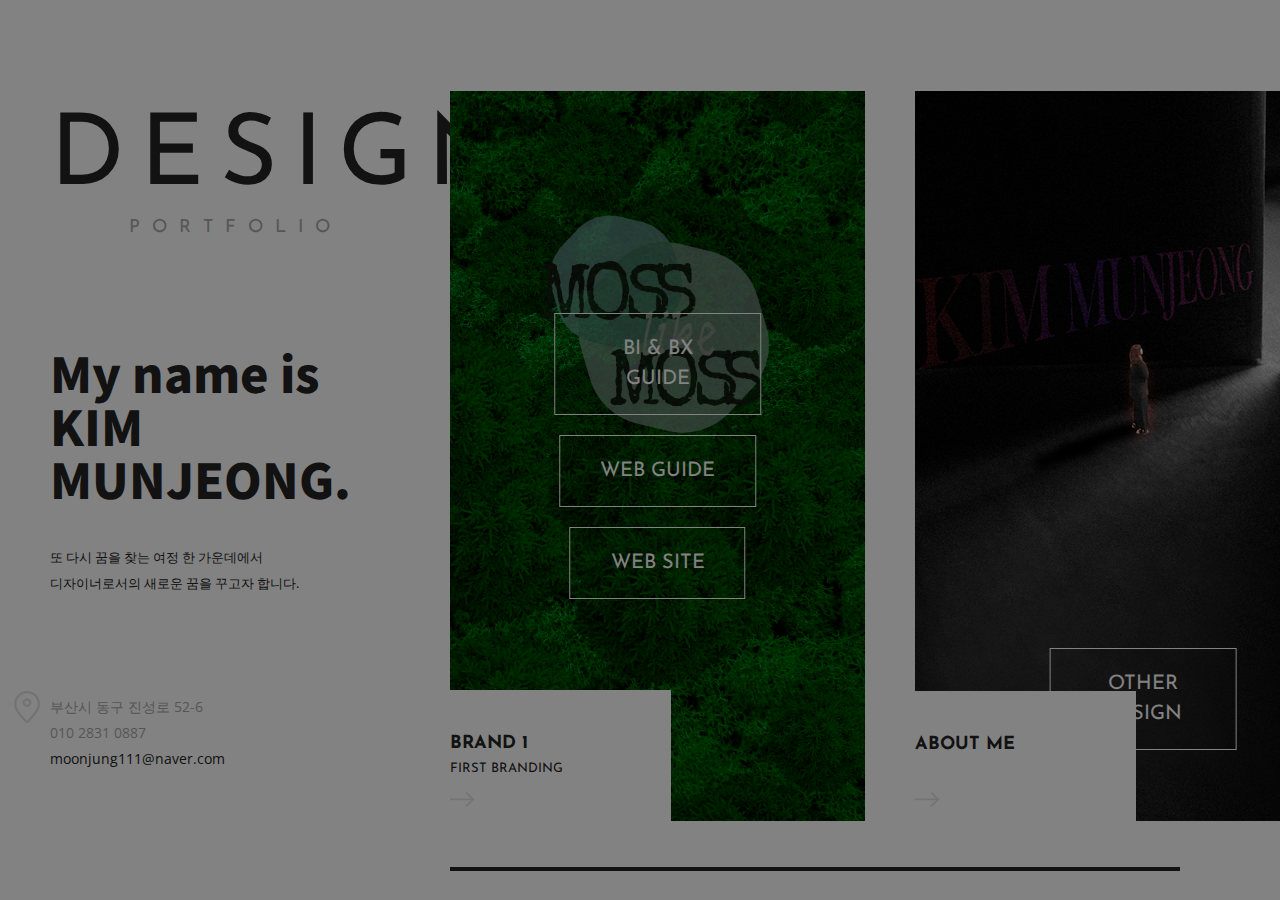
<file: index.html>
<!DOCTYPE html>
<html lang="zxx">
<head>
	<title>PORTFOLIO</title>
	<meta charset="UTF-8">
	<meta name="description" content="Nissa Photography studio html template">
	<meta name="keywords" content="industry, html">
	<meta name="viewport" content="width=device-width, initial-scale=1.0">
	
	<!-- Favicon -->
	<link href="img/favicon.jpg" rel="shortcut icon"/>

	<!-- Google font -->
	<link href="https://fonts.googleapis.com/css?family=Open+Sans:300,300i,400,400i,600,600i,700,700i&display=swap" rel="stylesheet">
	<link href="https://fonts.googleapis.com/css2?family=Josefin+Sans:ital,wght@0,100;0,200;0,300;0,400;0,500;0,600;0,700;1,100;1,200;1,300;1,400;1,500;1,600;1,700&display=swap" rel="stylesheet">
	<link href="https://fonts.googleapis.com/css2?family=Noto+Sans+KR:wght@100;300;400;500;700;900&display=swap" rel="stylesheet">

	<!-- Stylesheets -->
	<link rel="stylesheet" href="css/bootstrap.min.css"/>
	<link rel="stylesheet" href="css/icomoon.css"/>
	<link rel="stylesheet" href="css/font-awesome.min.css"/>
	<link rel="stylesheet" href="css/magnific-popup.css"/>
	<link rel="stylesheet" href="css/owl.carousel.min.css"/>

	<!-- Main Stylesheets -->
	<link rel="stylesheet" href="css/style.css"/>


	<!--[if lt IE 9]>
		<script src="https://oss.maxcdn.com/html5shiv/3.7.2/html5shiv.min.js"></script>
		<script src="https://oss.maxcdn.com/respond/1.4.2/respond.min.js"></script>
	<![endif]-->

</head>
<body>
	<!-- Page Preloder -->
	<div id="preloder">
		<div class="loader"></div>
	</div>

	<!-- Main section start -->
	<div class="main-site-warp">
		<div class="site-content-warp">
			<!-- Left Side section -->
			<div class="main-sidebar">
				<div class="mb-warp">
					<a href="index.html" class="site-logo">
						<h2>DESIGN</h2>
						<p>PORTFOLIO</p>
					</a>
					<div class="about-info">
						<h2>My name is KIM MUNJEONG.</h2>
						<p>또 다시 꿈을 찾는 여정 한 가운데에서<br>
						디자이너로서의 새로운 꿈을 꾸고자 합니다.</p>
					</div>
					<ul class="contact-info">
						<li>부산시 동구 진성로 52-6</li>
						<li>010 2831 0887</li>
						<li><a href="mailto:moonjung111@naver.com">moonjung111@naver.com</a></li>
					</ul>
					<!-- <a href="about.html" class="site-btn">About Me <img src="img/arrow-right.png" alt=""></a> -->
				</div>
			</div>
			<!-- Left Side section end -->
			<!-- Page start -->
			<div class="page-section">
				<div class="hero-section">
					<div class="hero-scroll">
						<div class="hero-track">
							<div class="hs-item set-bg" data-setbg="img/hero/1.jpg">
								<div class="hs-info">
									<a href="https://munjeong7.github.io/mosslikemoss/" target="_blank">
									<h5>BRAND 1</h5>
									<p>FIRST BRANDING</p></a>
									<a href="https://munjeong7.github.io/mosslikemoss/" target="_blank"><img src="img/arrow-right.png" alt="화살표"><img src="img/arrow-righ-4.png" alt="화살표"></a>
								</div>
								<div class="brand-btn">
									<ul>
										<li><a href="bibx.html" target="_blank">BI &amp; BX GUIDE</a></li>
										<li><a href="web.html" target="_blank">WEB GUIDE</a></li>
										<li><a href="https://munjeong7.github.io/mosslikemoss/" target="_blank">WEB SITE</a></li>
									</ul>
								</div>
							</div>
							<div class="hs-item set-bg" data-setbg="img/hero/2.jpg">
								<div class="hs-info2">
									<a href="about.html">
									<h5>ABOUT ME</h5></a>
									<a href="about.html"><img src="img/arrow-right.png" alt="화살표"><img src="img/arrow-righ-3.png" alt="화살표"></a>
								</div>
								<div class="brand-btn2">
									<ul>
										<li>
											<a href="other.html" target="_blank">OTHER DESIGN</a>
										</li>
									</ul>
								</div>
							</div>
						</div>
					</div>
				</div>
			</div>
			<!-- Page end -->
			
		<!-- </div>
		<div class="copyright"><p> -->
		<!-- Link back to Colorlib can't be removed. Template is licensed under CC BY 3.0. -->
  <!-- Copyright &copy;<script>document.write(new Date().getFullYear());</script> All rights reserved.  -->
  <!-- Link back to Colorlib can't be removed. Template is licensed under CC BY 3.0. -->
<!-- </p></div>  -->
  <!-- | This template is made with <i class="fa fa-heart" aria-hidden="true"></i> by <a href="https://colorlib.com" target="_blank">Colorlib</a> -->
	</div>
	<!-- Main section end -->
	
	<!-- Popup -->
	<section id="popup">
		<div class="popup1">
			<i class="icon-cross2"></i>
			<iframe width="900" height="506" src="https://www.youtube.com/embed/YHDdFMHdiuY" title="YouTube video player" frameborder="0" allow="accelerometer; autoplay; clipboard-write; encrypted-media; gyroscope; picture-in-picture" allowfullscreen></iframe>
		</div>
		
		<div class="popup2">
			<i class="icon-cross2"></i>
			<iframe width="900" height="506" src="https://www.youtube.com/embed/YHDdFMHdiuY" title="YouTube video player" frameborder="0" allow="accelerometer; autoplay; clipboard-write; encrypted-media; gyroscope; picture-in-picture" allowfullscreen></iframe>
		</div>
	</section>
	
	<!--====== Javascripts & Jquery ======-->
	<script src="js/jquery-3.2.1.min.js"></script>
	<script src="js/bootstrap.min.js"></script>
	<script src="js/owl.carousel.min.js"></script>
	<script src="js/jquery.nicescroll.min.js"></script>
	<script src="js/circle-progress.min.js"></script>
	<script src="js/jquery.magnific-popup.min.js"></script>
	<script src="js/popup.js"></script>
	<script src="js/main.js"></script>

	</body>
</html>
</file>
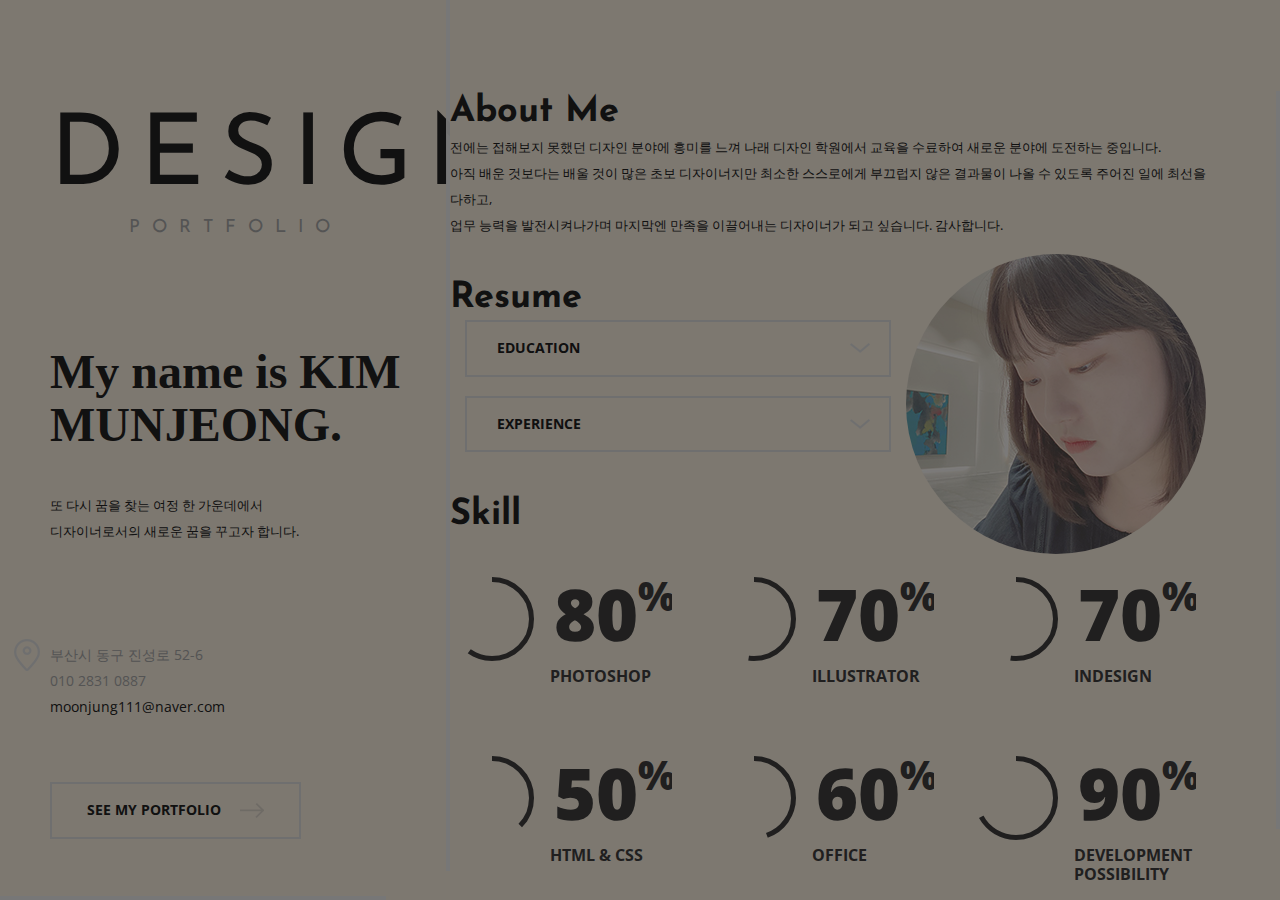
<file: about.html>
<!DOCTYPE html>
<html lang="zxx">
<head>
	<title>PORTFOLIO</title>
	<meta charset="UTF-8">
	<meta name="description" content="Nissa Photography studio html template">
	<meta name="keywords" content="industry, html">
	<meta name="viewport" content="width=device-width, initial-scale=1.0">
	
	<!-- Favicon -->
	<link href="img/favicon.jpg" rel="shortcut icon"/>

	<!-- Google font -->
	<link href="https://fonts.googleapis.com/css?family=Open+Sans:300,300i,400,400i,600,600i,700,700i&display=swap" rel="stylesheet">
	<link href="https://fonts.googleapis.com/css2?family=Josefin+Sans:ital,wght@0,100;0,200;0,300;0,400;0,500;0,600;0,700;1,100;1,200;1,300;1,400;1,500;1,600;1,700&display=swap" rel="stylesheet">
		

	<!-- Stylesheets -->
	<link rel="stylesheet" href="css/bootstrap.min.css"/>
	<link rel="stylesheet" href="css/font-awesome.min.css"/>
	<link rel="stylesheet" href="css/magnific-popup.css"/>
	<link rel="stylesheet" href="css/owl.carousel.min.css"/>

	<!-- Main Stylesheets -->
	<link rel="stylesheet" href="css/style.css"/>


	<!--[if lt IE 9]>
		<script src="https://oss.maxcdn.com/html5shiv/3.7.2/html5shiv.min.js"></script>
		<script src="https://oss.maxcdn.com/respond/1.4.2/respond.min.js"></script>
	<![endif]-->

</head>
<body>
	<!-- Page Preloder -->
	<div id="preloder">
		<div class="loader"></div>
	</div>

	<!-- Main section start -->
	<div class="main-site-warp bg">
		<div class="site-content-warp bg">
			<!-- Left Side section -->
			<div class="main-sidebar bg">
				<div class="mb-warp">
					<a href="index.html" class="site-logo">
						<h2>DESIGN</h2>
						<p>PORTFOLIO</p>
					</a>
					<div class="about-info">
						<h2>My name is KIM MUNJEONG.</h2>
						<p>또 다시 꿈을 찾는 여정 한 가운데에서<br>
						디자이너로서의 새로운 꿈을 꾸고자 합니다.</p>
					</div>
					<ul class="contact-info">
						<li>부산시 동구 진성로 52-6</li>
						<li>010 2831 0887</li>
						<li><a href="mailto:moonjung111@naver.com">moonjung111@naver.com</a></li>
					</ul>
					<a href="index.html" class="site-btn">See my portfolio <img src="img/arrow-right.png" alt="화살표"><img src="img/arrow-righ-4.png" alt="화살표"></a>
				</div>
			</div>
			<!-- Left Side section end -->
			<!-- Page start -->
			<div class="page-section about-page">
				<div class="about-section">
					<div class="element">
						<h2>About Me</h2>
						<div class="row">
							<div class="col-xl-12">
								<p>전에는 접해보지 못했던 디자인 분야에 흥미를 느껴 나래 디자인 학원에서 교육을 수료하여 새로운 분야에 도전하는 중입니다.<br>
								아직 배운 것보다는 배울 것이 많은 초보 디자이너지만 최소한 스스로에게 부끄럽지 않은 결과물이 나올 수 있도록 주어진 일에 최선을 다하고,<br>업무 능력을 발전시켜나가며 마지막엔 만족을 이끌어내는 디자이너가 되고 싶습니다. 감사합니다.</p>
							</div>
						</div>
					  <div class="aboutme">
						<img src="img/aboutme.jpg" alt="얼굴사진">
					  </div>
					</div>
					<div class="element">
						<h2>Resume</h2>
						<div class="row">
							<div class="col-xl-12">
								<!-- Accordions -->
								<div id="accordion" class="accordion-area">
									<div class="panel">
										<div class="panel-header" id="headingOne">
											<button class="panel-link" data-toggle="collapse" data-target="#collapse1" aria-expanded="false" aria-controls="collapse1">EDUCATION</button>
										</div>
										<div id="collapse1" class="collapse" aria-labelledby="headingOne" data-parent="#accordion">
											<div class="panel-body">
												<p>
												2008. 03. ~ 2012. 03.  <b>영산대학교 영화영상학과 중퇴</b><br>
												2008. 02.  <b>경남여자고등학교 졸업</b></p>
											</div>
										</div>
									</div>
									<div class="panel">
										<div class="panel-header" id="headingTwo">
											<button class="panel-link" data-toggle="collapse" data-target="#collapse2" aria-expanded="false" aria-controls="collapse2">EXPERIENCE</button>
										</div>
										<div id="collapse2" class="collapse" aria-labelledby="headingTwo" data-parent="#accordion">
											<div class="panel-body">
												<p>
												2022. 04. 27. ~ 2022. 08. 26.  <b>디지털출판(편집,UIUX웹디자인,영상제작)A  나래디자인 수료</b><br>
												2014. 02. ~ 2020. 12. <b>백화점 내 TAX REFUND(외국인 세금환급 & 환전업무 및 안내서비스)</b></p>
											</div>
										</div>
									</div>
									<!-- <div class="panel">
										<div class="panel-header active" id="headingThree">
											<button class="panel-link" data-toggle="collapse" data-target="#collapse3" aria-expanded="true" aria-controls="collapse3">Donec eget dolor vitae eros feugiat tristique </button>
										</div>
										<div id="collapse3" class="collapse show" aria-labelledby="headingThree" data-parent="#accordion">
											<div class="panel-body">
												<p>Lorem ipsum dolor sit amet, consectetur adipiscing elit. Vivamus libero mauris, biben-dum eget sapien ac, ultrices rhoncus ipsum. Donec nec sapien in urna fermentum ornare. Morbi vel ultrices leo. Sed eu turpis eu arcu vehicula fringilla ut vitae orci. Suspendisse maximus malesuada  </p>
											</div>
										</div>
									</div> -->
								</div>
							</div>
						</div>
					</div>
					<div class="element">
						<h2 class="el-title">Skill</h2>
						<div class="row">
							<div class="col-lg-4 col-md-6">
								<div class="circle-item-warp">
									<div class="circle-progress" data-cptitle="Passion" data-cpid="id-1" data-cpvalue="80" data-cpcolor="#414040">
										<h5>PHOTOSHOP</h5>
									</div>
									<!-- <div class="circle-progress-text">
										<h5>PHOTOSHOP</h5>
									</div> -->
								</div>
							</div>
							<div class="col-lg-4 col-md-6">
								<div class="circle-item-warp">
									<div class="circle-progress" data-cptitle="Passion" data-cpid="id-3" data-cpvalue="70" data-cpcolor="#414040">
										<h5>ILLUSTRATOR</h5>
									</div>
									<!-- <div class="circle-progress-text">
										<h5>ILLUSTRATOR</h5>
									</div> -->
								</div>
							</div>
							<div class="col-lg-4 col-md-6">
								<div class="circle-item-warp">
									<div class="circle-progress" data-cptitle="Passion" data-cpid="id-3" data-cpvalue="70" data-cpcolor="#414040">
										<h5>INDESIGN</h5>
									</div>
									<!-- <div class="circle-progress-text">
										<h5>INDESIGN</h5>
									</div> -->
								</div>
							</div>
							<div class="col-lg-4 col-md-6">
								<div class="circle-item-warp">
									<div class="circle-progress" data-cptitle="Passion" data-cpid="id-2" data-cpvalue="50" data-cpcolor="#414040">
										<h5>HTML & CSS</h5>
									</div>
									<!-- <div class="circle-progress-text">
										<h5>HTML & CSS</h5>
									</div> -->
								</div>
							</div>
							<div class="col-lg-4 col-md-6">
								<div class="circle-item-warp">
									<div class="circle-progress" data-cptitle="Passion" data-cpid="id-4" data-cpvalue="60" data-cpcolor="#414040">
										<h5>OFFICE</h5>
									</div>
									<!-- <div class="circle-progress-text">
										<h5>HTML & CSS</h5>
									</div> -->
								</div>
							</div>
							<div class="col-lg-4 col-md-6">
								<div class="circle-item-warp">
									<div class="circle-progress" data-cptitle="Passion" data-cpid="id-5" data-cpvalue="90" data-cpcolor="#414040">
										<h5>DEVELOPMENT POSSIBILITY</h5>
									</div>
									<!-- <div class="circle-progress-text">
										<h5>HTML & CSS</h5>
									</div> -->
								</div>
							</div>
						</div>
					</div>
				</div>
			</div>
			<!-- Page end -->
		<!-- </div>
		<div class="copyright2"><p> -->
		<!-- Link back to Colorlib can't be removed. Template is licensed under CC BY 3.0. -->
  <!-- Copyright &copy;<script>document.write(new Date().getFullYear());</script> All rights reserved.  -->
  <!-- Link back to Colorlib can't be removed. Template is licensed under CC BY 3.0. -->
<!-- </p></div> -->
  <!-- | This template is made with <i class="fa fa-heart" aria-hidden="true"></i> by <a href="https://colorlib.com" target="_blank">Colorlib</a> -->
	</div>
	<!-- Main section end -->

	
	<!--====== Javascripts & Jquery ======-->
	<script src="js/jquery-3.2.1.min.js"></script>
	<script src="js/bootstrap.min.js"></script>
	<script src="js/owl.carousel.min.js"></script>
	<script src="js/jquery.nicescroll.min.js"></script>
	<script src="js/circle-progress.min.js"></script>
	<script src="js/jquery.magnific-popup.min.js"></script>
	<script src="js/main.js"></script>

</body>
</html>
</file>
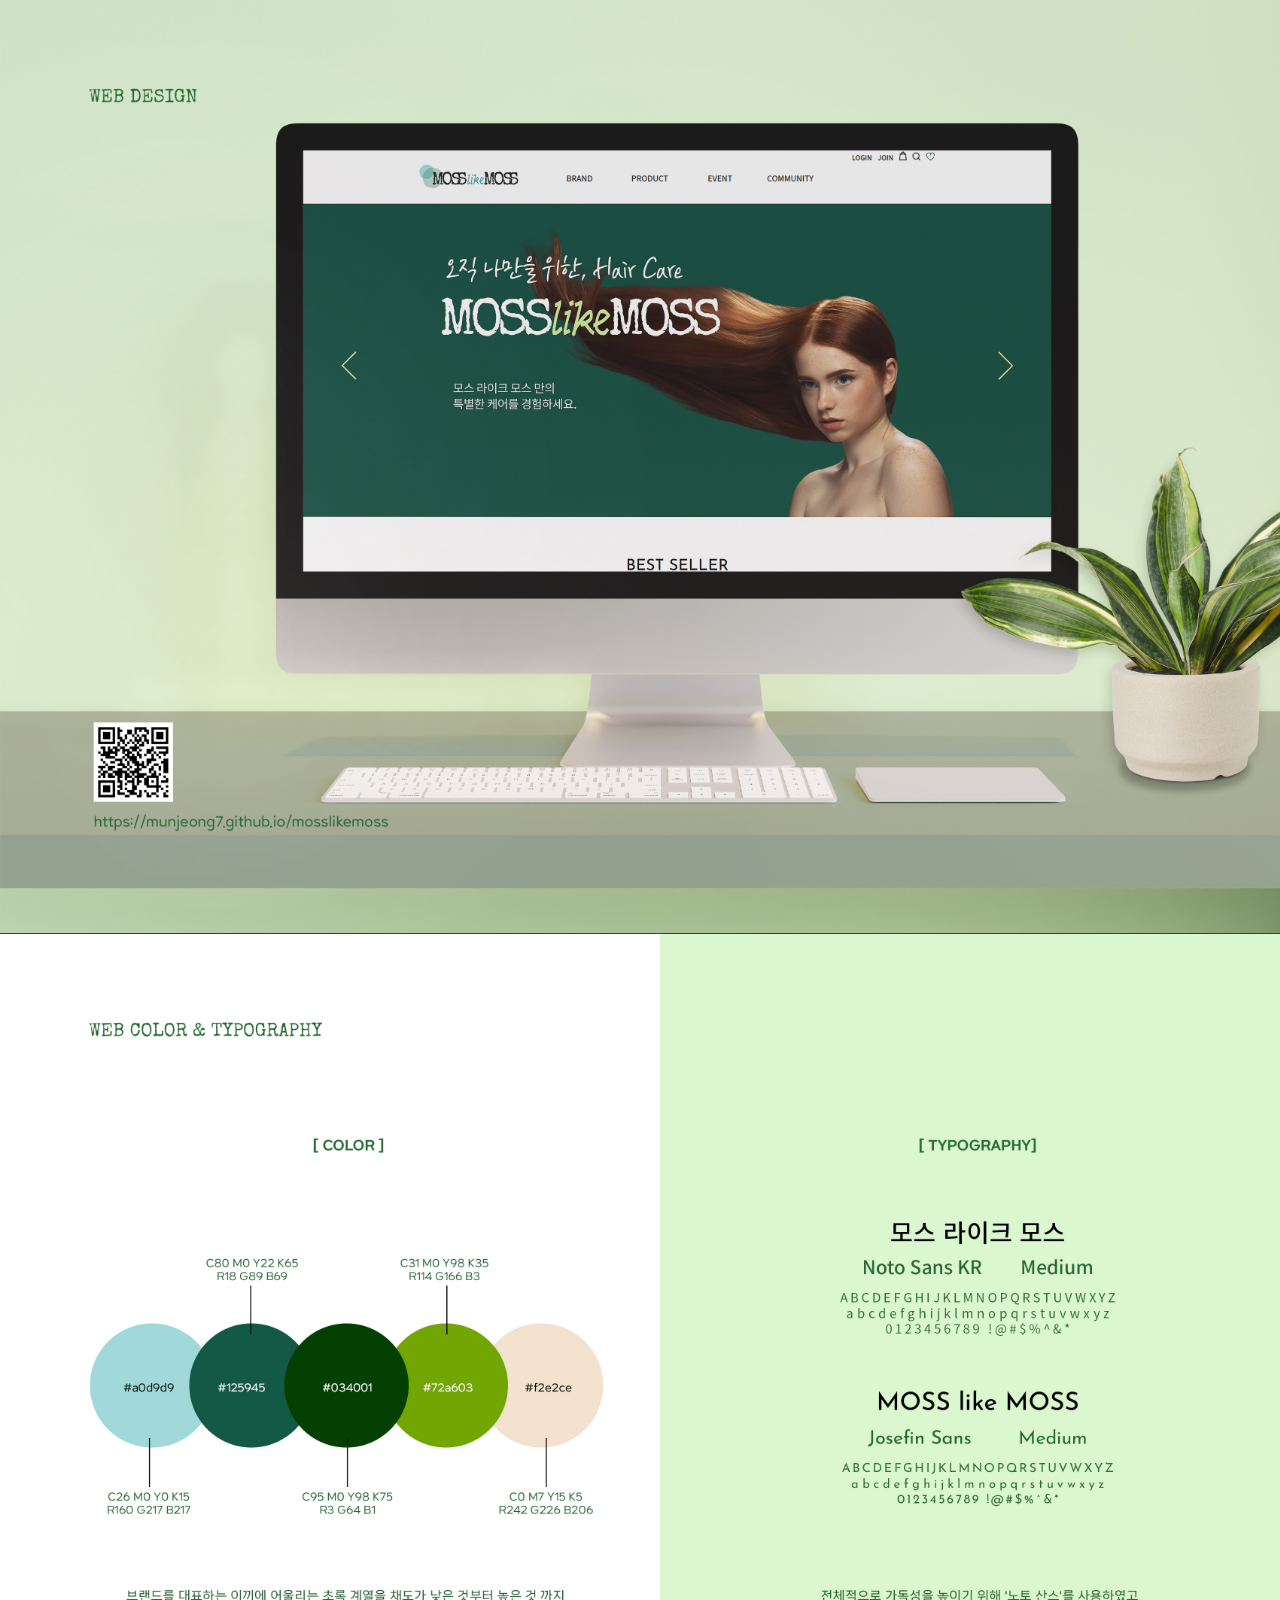
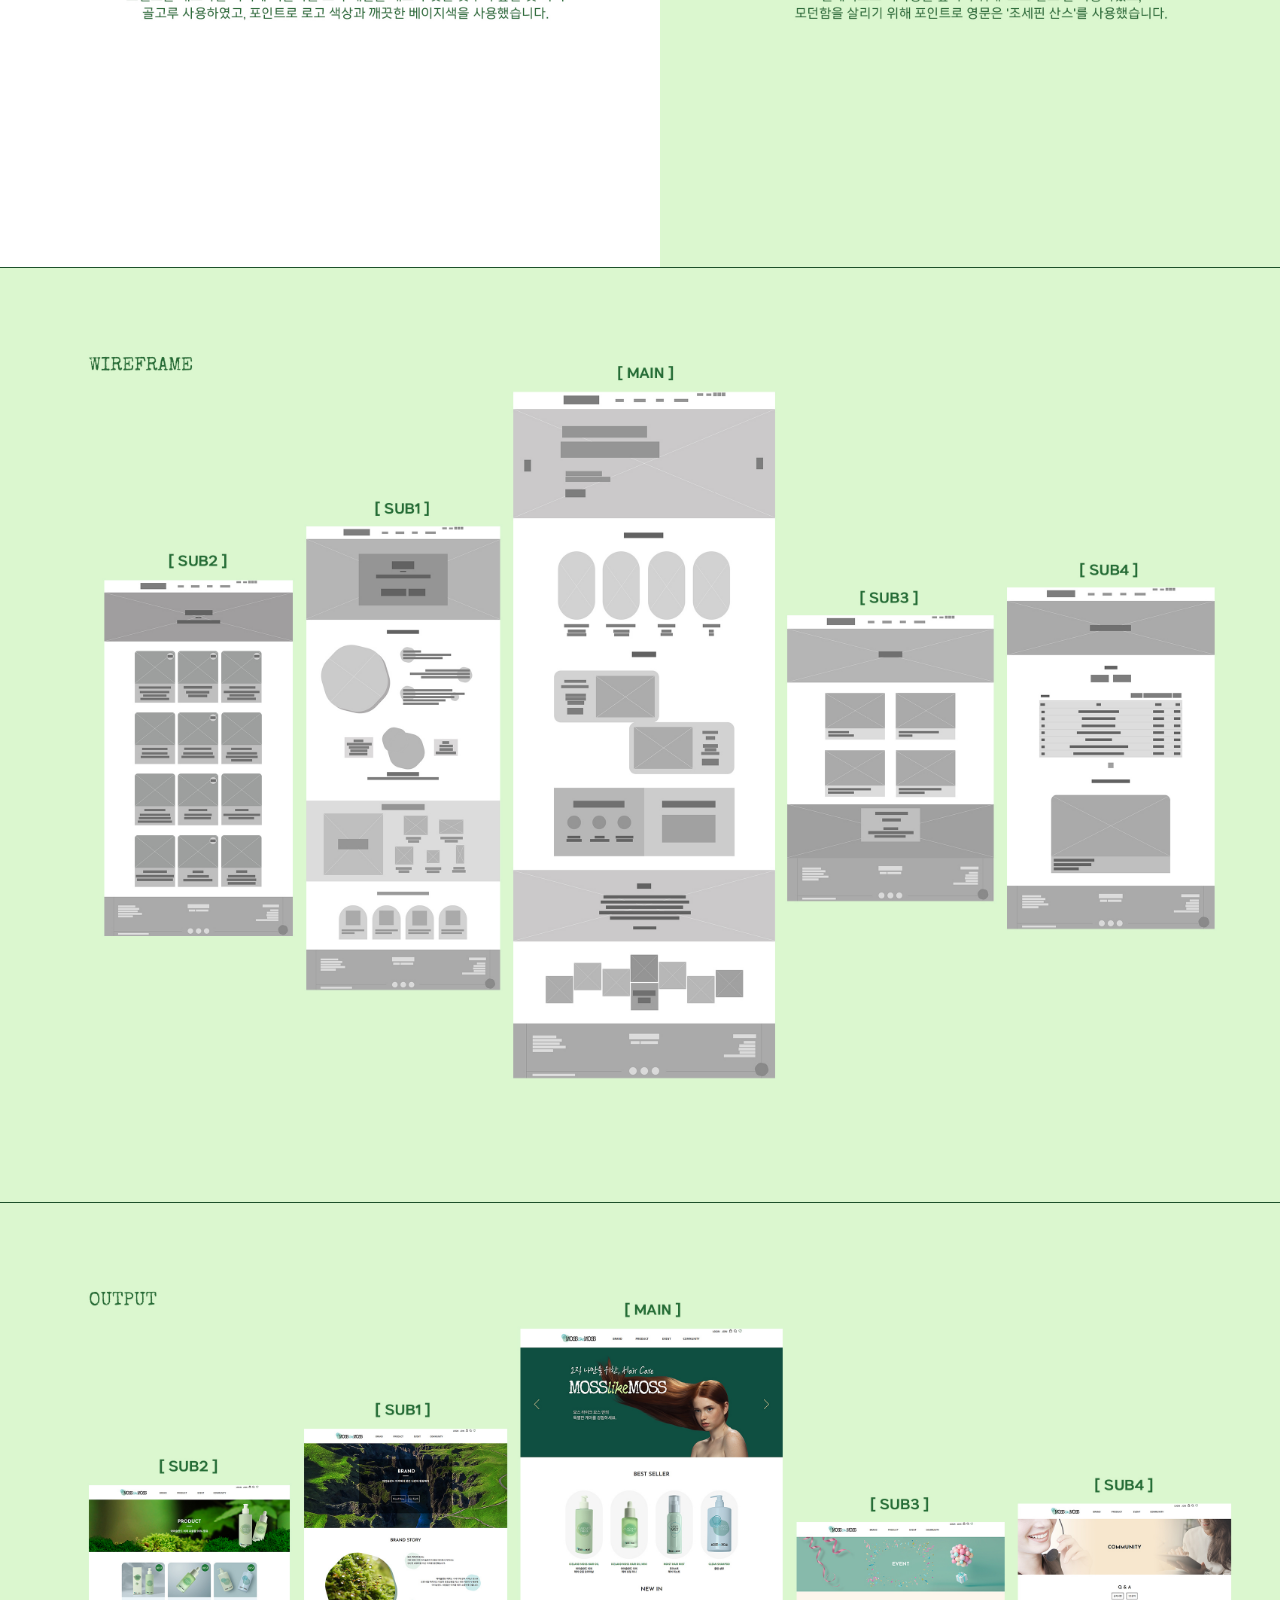
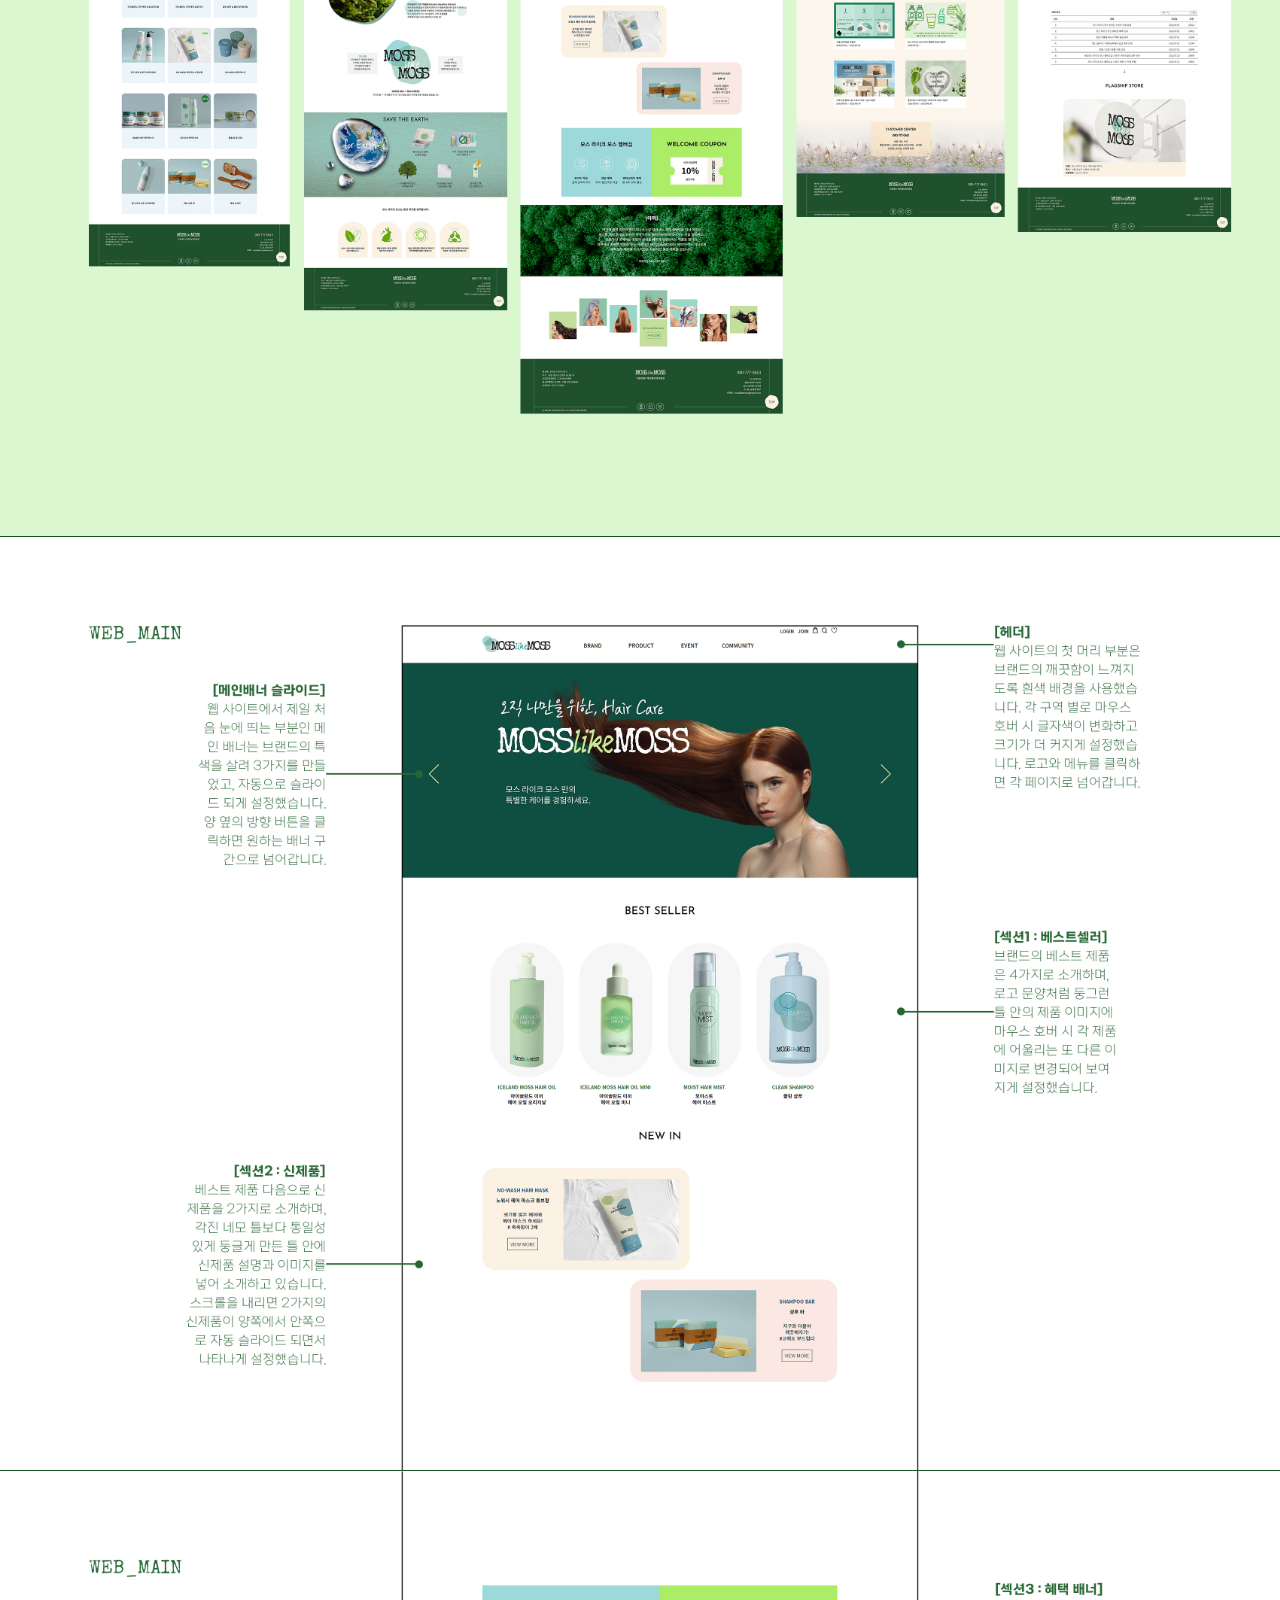
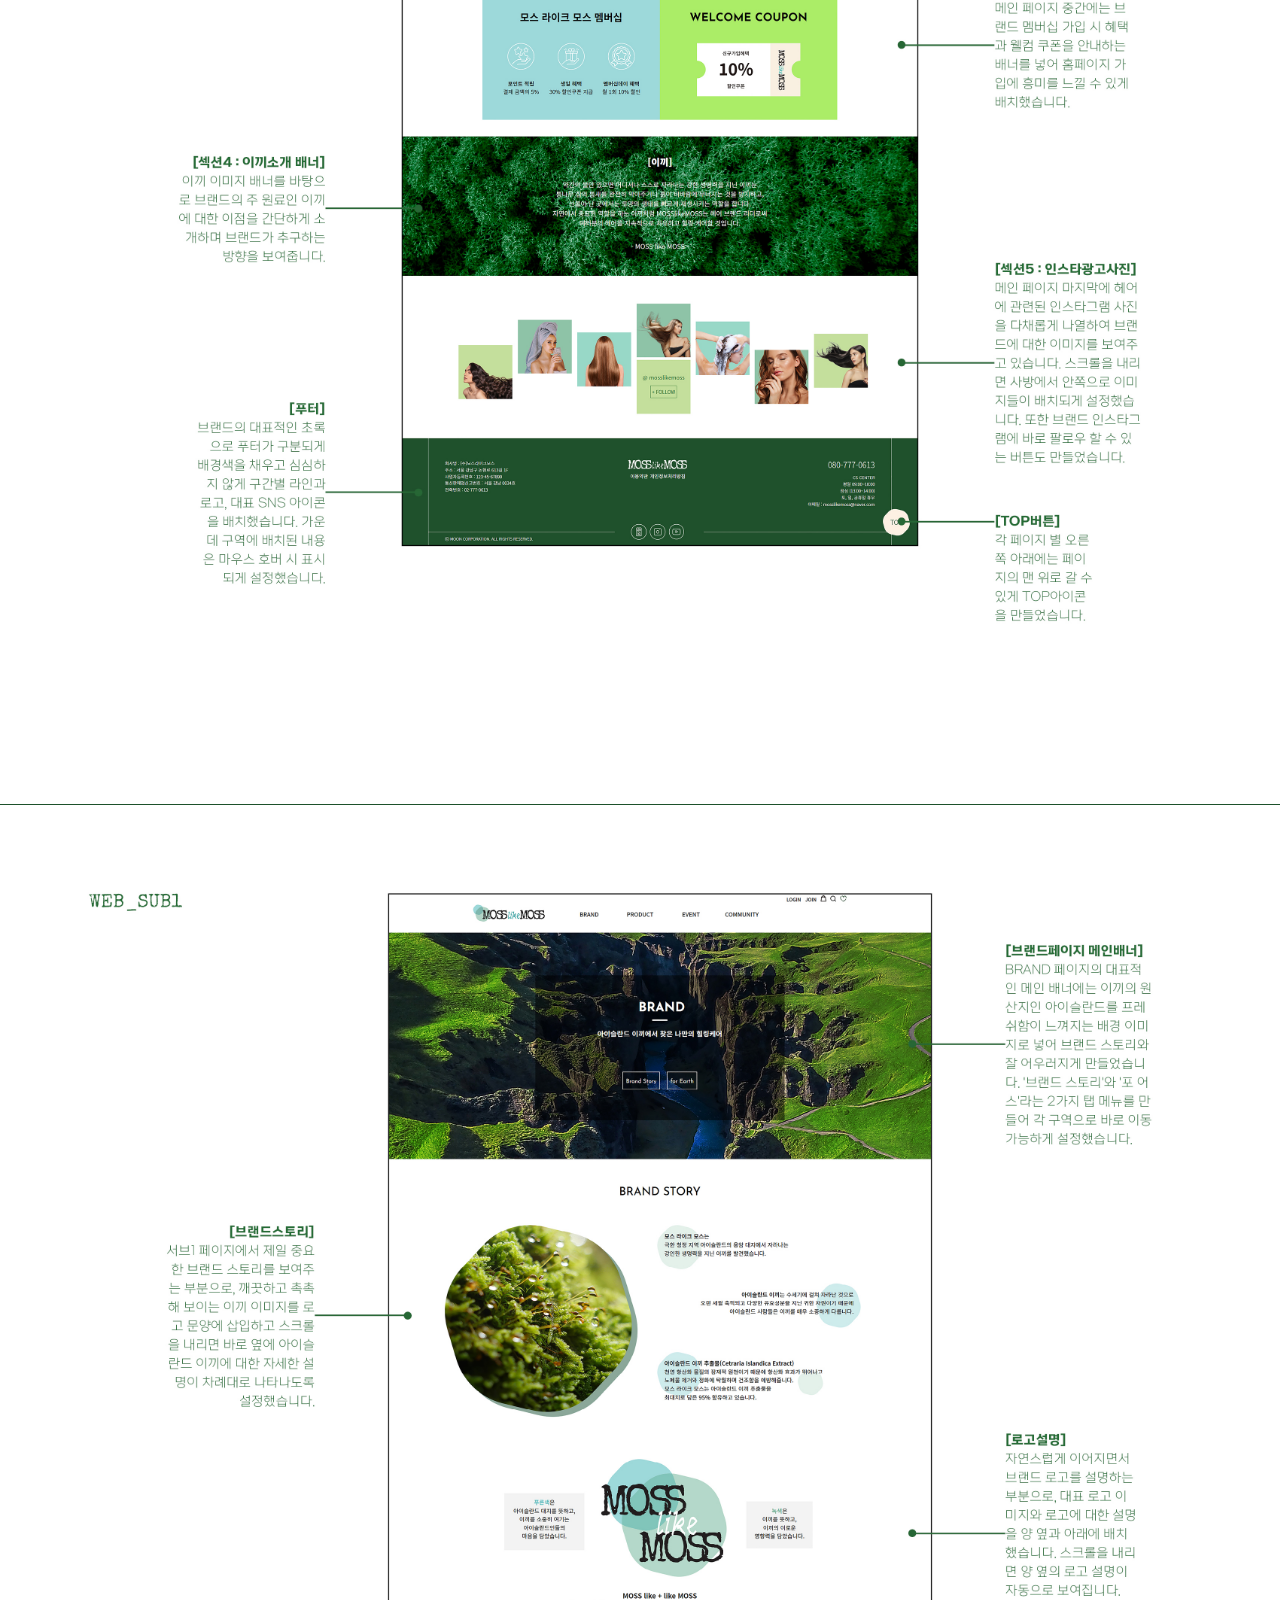
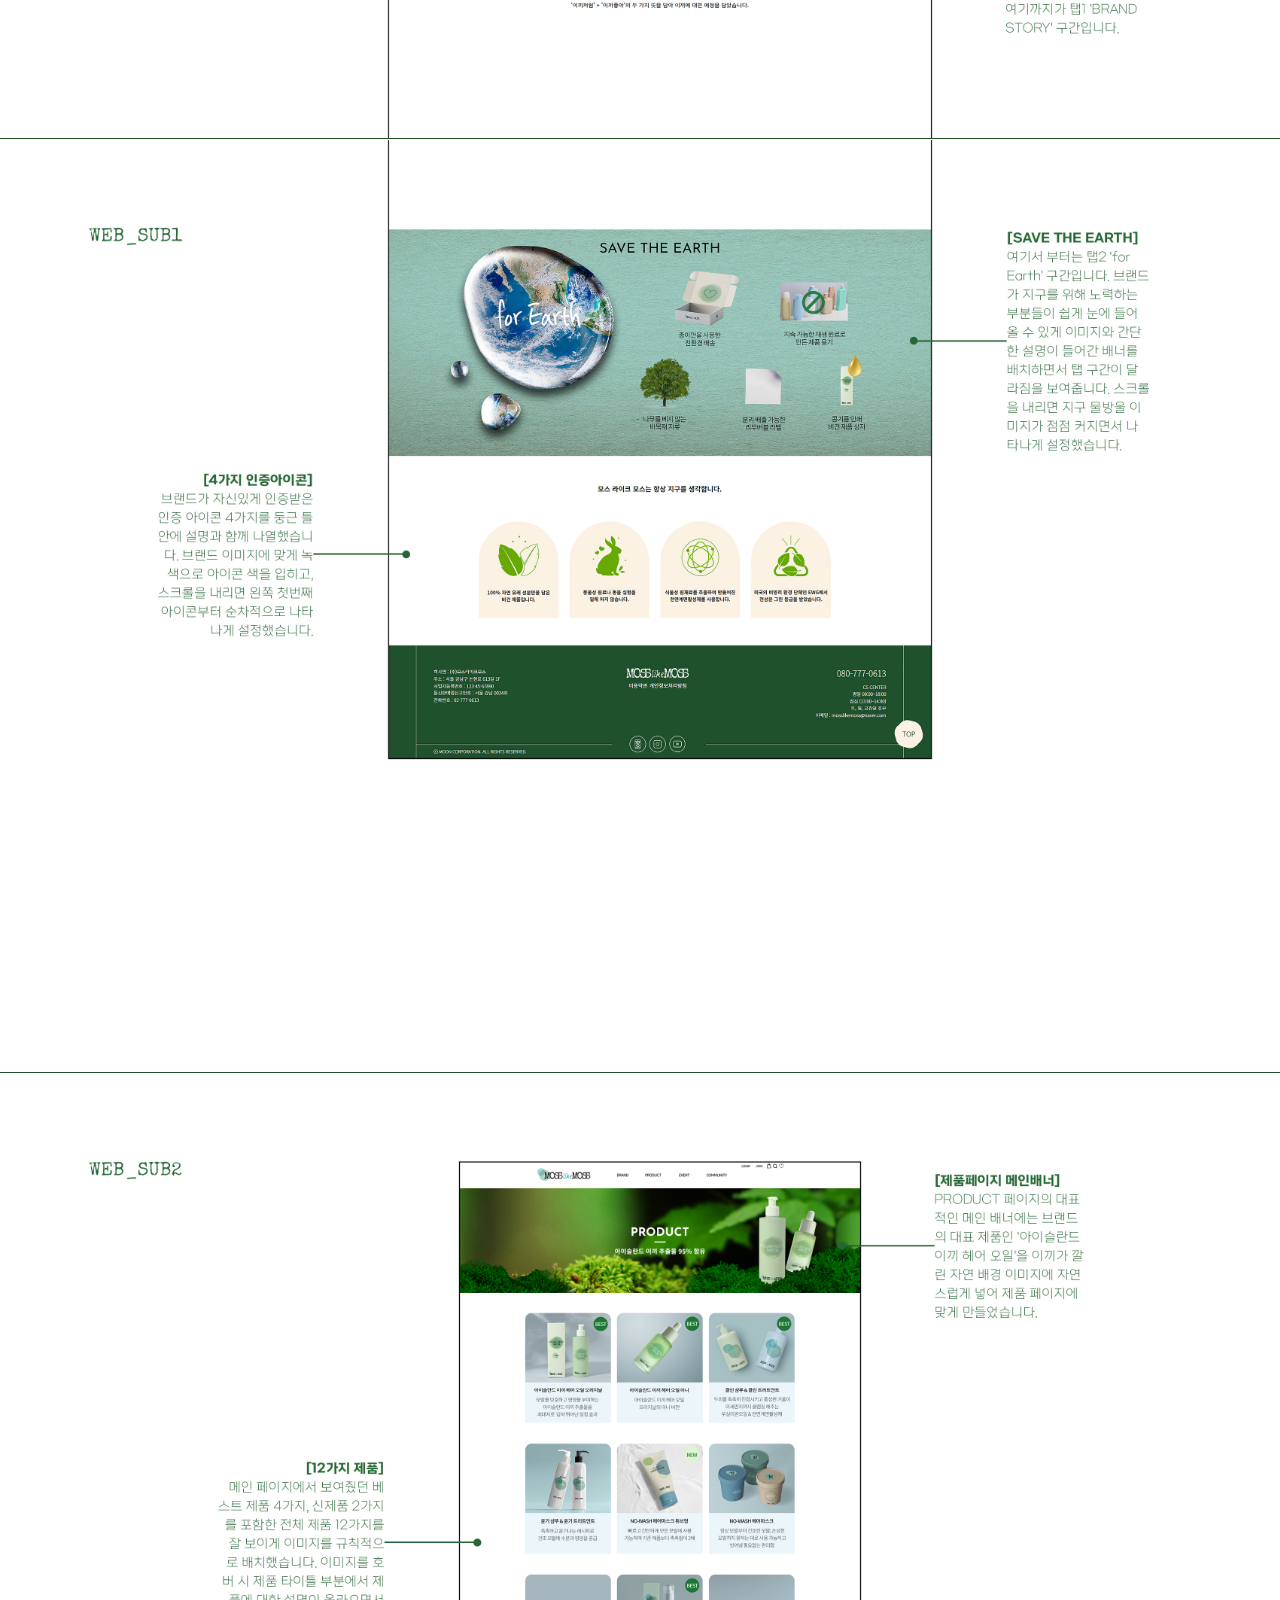
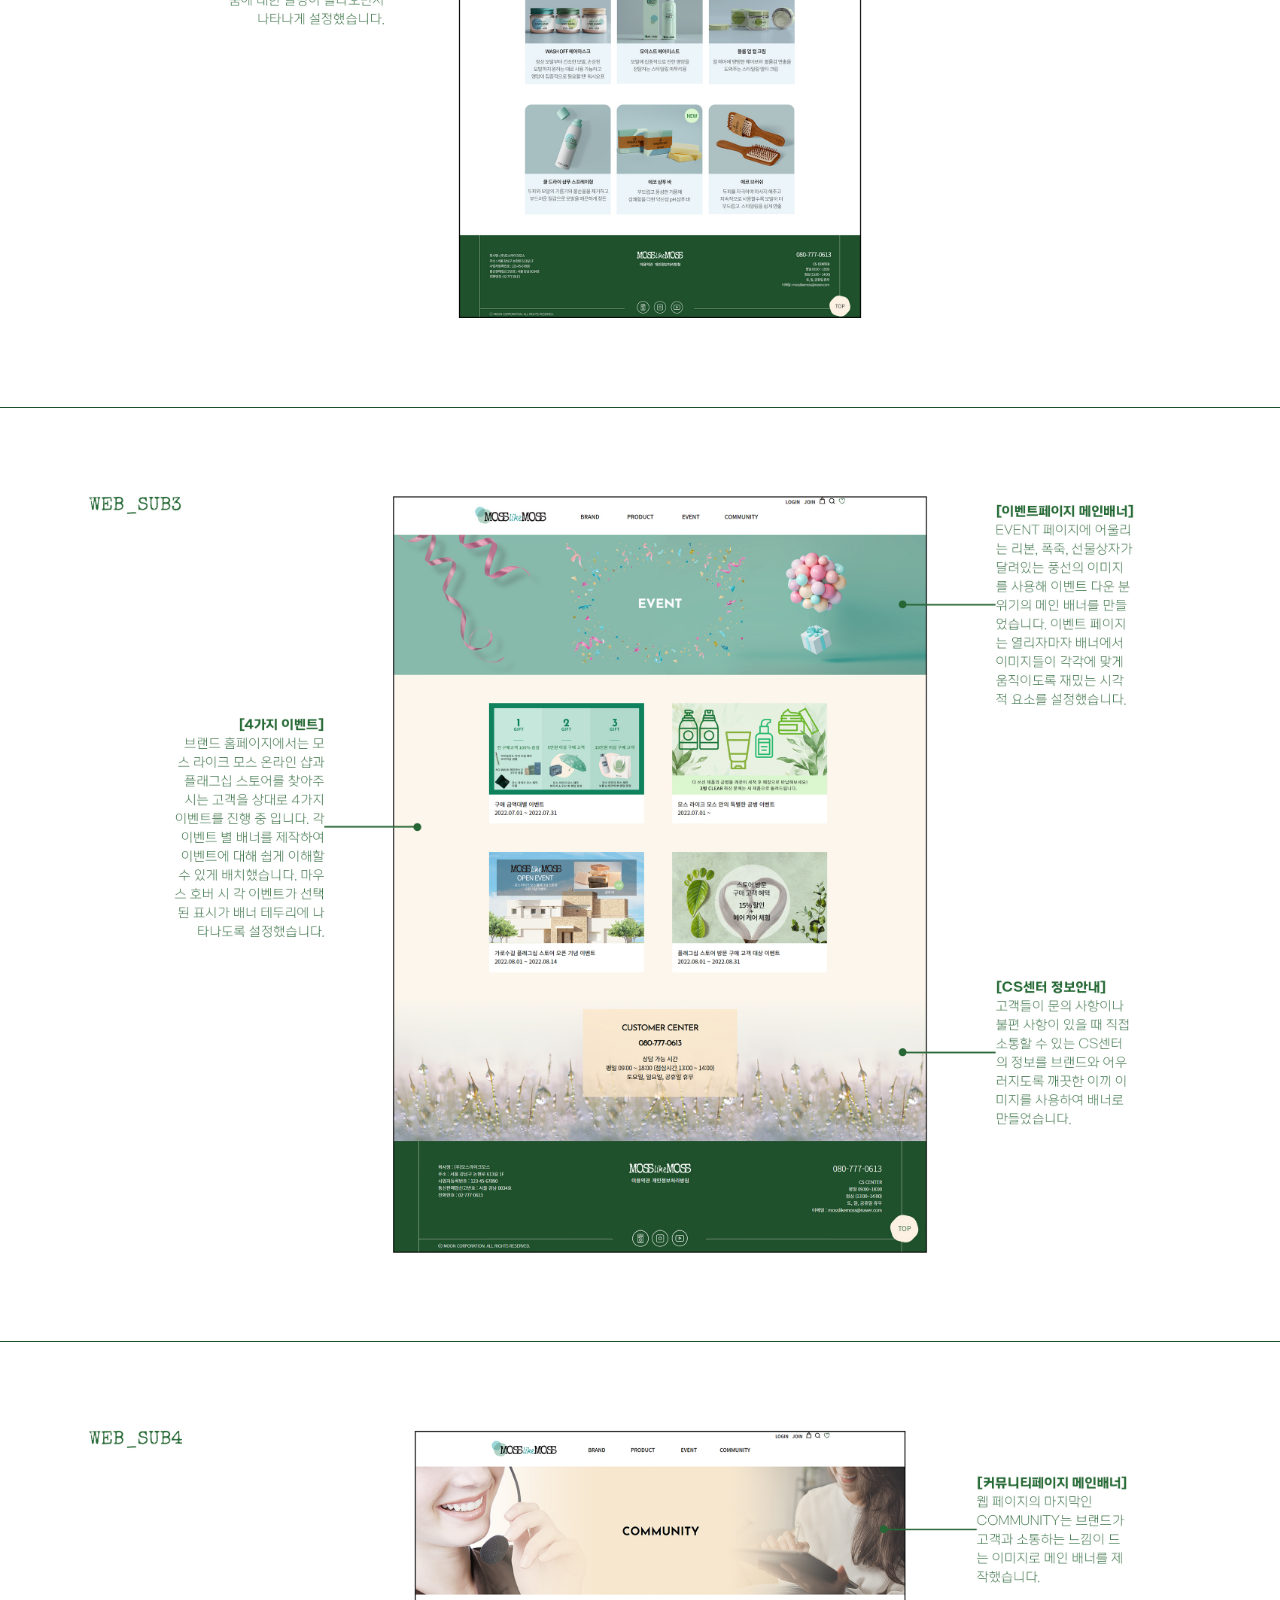
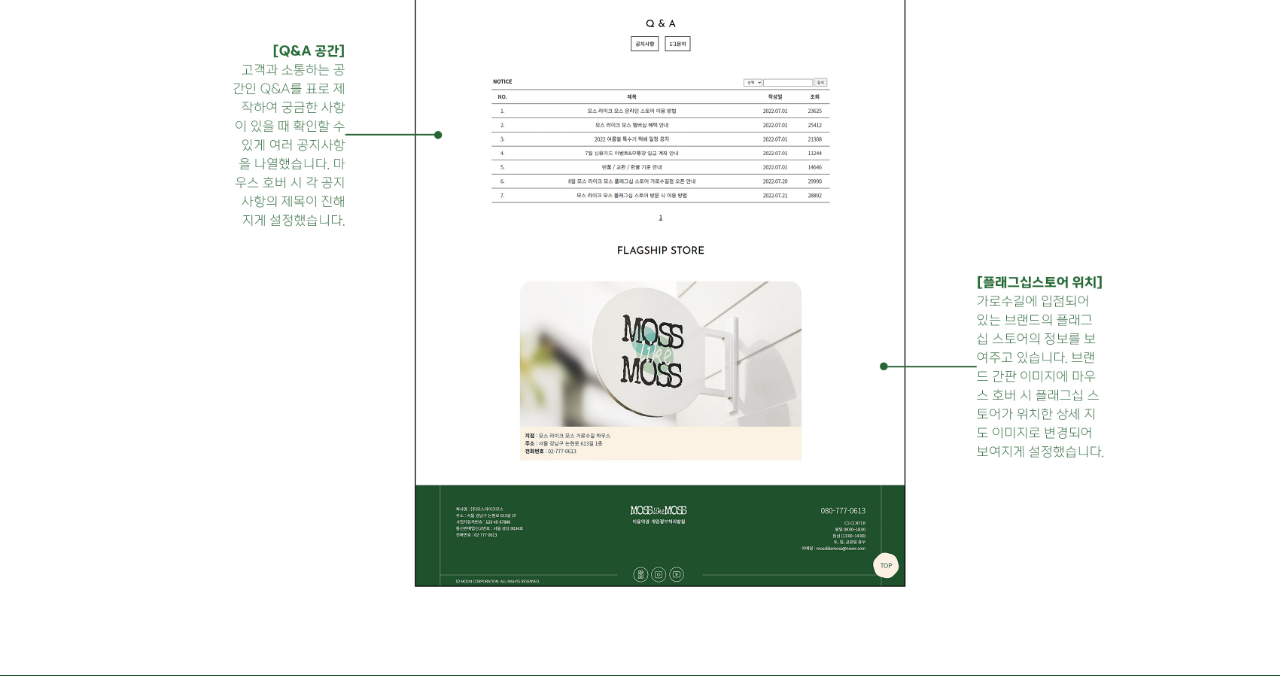
<file: web.html>
<!DOCTYPE html>
<html lang="ko">
<head>
    <meta charset="UTF-8">
    <meta http-equiv="X-UA-Compatible" content="IE=edge">
    <meta name="viewport" content="width=device-width, initial-scale=1.0">
    <title>WEB GUIDE</title>
    <link rel="stylesheet" href="css/web.css">
    <link href="img/favicon2.png" rel="icon" type="image/png" sizes="32x32"><!--파비콘넣기-->
</head>
<body>
    <div id="wrap">
       <div class="inner">
        <ul class="web">
            <li><img src="img/web/web1.jpg" alt="웹디자인"></li>
            <li><img src="img/web/web2.jpg" alt="웹컬러&타이포그라피"></li>
            <li><img src="img/web/web3.jpg" alt="와이어프레임"></li>
            <li><img src="img/web/web4.jpg" alt="아웃풋"></li>
            <li><img src="img/web/web5.jpg" alt="웹메인1-1"></li>
            <li><img src="img/web/web6.jpg" alt="웹메인1-2"></li>
            <li><img src="img/web/web7.jpg" alt="웹서브1-1"></li>
            <li><img src="img/web/web8.jpg" alt="웹서브1-2"></li>
            <li><img src="img/web/web9.jpg" alt="웹서브2"></li>
            <li><img src="img/web/web10.jpg" alt="웹서브3"></li>
            <li><img src="img/web/web11.jpg" alt="웹서브4"></li>
        </ul>
       </div>
    </div>
</body>
</html>
</file>
<file: css/icomoon.css>
@font-face {
	font-family: 'icomoon';
	src:url('../icon-fonts/icomoon/icomoon.eot?qtatmt');
	src:url('../icon-fonts/icomoon/icomoon.eot?qtatmt#iefix') format('embedded-opentype'),
		url('../icon-fonts/icomoon/icomoon.ttf?qtatmt') format('truetype'),
		url('../icon-fonts/icomoon/icomoon.woff?qtatmt') format('woff'),
		url('../icon-fonts/icomoon/icomoon.svg?qtatmt#icomoon') format('svg');
	font-weight: normal;
	font-style: normal;
}

[class^="icon-"], [class*=" icon-"] {
	font-family: 'icomoon';
	speak: none;
	font-style: normal;
	font-weight: normal;
	font-variant: normal;
	text-transform: none;
	line-height: 1;

	/* Better Font Rendering =========== */
	-webkit-font-smoothing: antialiased;
	-moz-osx-font-smoothing: grayscale;
}

.icon-glass:before {
	content: "\f000";
}
.icon-music:before {
	content: "\f001";
}
.icon-search2:before {
	content: "\f002";
}
.icon-envelope-o:before {
	content: "\f003";
}
.icon-heart:before {
	content: "\f004";
}
.icon-star:before {
	content: "\f005";
}
.icon-star-o:before {
	content: "\f006";
}
.icon-user:before {
	content: "\f007";
}
.icon-film:before {
	content: "\f008";
}
.icon-th-large:before {
	content: "\f009";
}
.icon-th:before {
	content: "\f00a";
}
.icon-th-list:before {
	content: "\f00b";
}
.icon-check:before {
	content: "\f00c";
}
.icon-close:before {
	content: "\f00d";
}
.icon-remove:before {
	content: "\f00d";
}
.icon-times:before {
	content: "\f00d";
}
.icon-search-plus:before {
	content: "\f00e";
}
.icon-search-minus:before {
	content: "\f010";
}
.icon-power-off:before {
	content: "\f011";
}
.icon-signal:before {
	content: "\f012";
}
.icon-cog:before {
	content: "\f013";
}
.icon-gear:before {
	content: "\f013";
}
.icon-trash-o:before {
	content: "\f014";
}
.icon-home:before {
	content: "\f015";
}
.icon-file-o:before {
	content: "\f016";
}
.icon-clock-o:before {
	content: "\f017";
}
.icon-road:before {
	content: "\f018";
}
.icon-download:before {
	content: "\f019";
}
.icon-arrow-circle-o-down:before {
	content: "\f01a";
}
.icon-arrow-circle-o-up:before {
	content: "\f01b";
}
.icon-inbox:before {
	content: "\f01c";
}
.icon-play-circle-o:before {
	content: "\f01d";
}
.icon-repeat2:before {
	content: "\f01e";
}
.icon-rotate-right:before {
	content: "\f01e";
}
.icon-refresh:before {
	content: "\f021";
}
.icon-list-alt:before {
	content: "\f022";
}
.icon-lock:before {
	content: "\f023";
}
.icon-flag:before {
	content: "\f024";
}
.icon-headphones:before {
	content: "\f025";
}
.icon-volume-off:before {
	content: "\f026";
}
.icon-volume-down:before {
	content: "\f027";
}
.icon-volume-up:before {
	content: "\f028";
}
.icon-qrcode:before {
	content: "\f029";
}
.icon-barcode:before {
	content: "\f02a";
}
.icon-tag:before {
	content: "\f02b";
}
.icon-tags:before {
	content: "\f02c";
}
.icon-book:before {
	content: "\f02d";
}
.icon-bookmark:before {
	content: "\f02e";
}
.icon-print:before {
	content: "\f02f";
}
.icon-camera:before {
	content: "\f030";
}
.icon-font:before {
	content: "\f031";
}
.icon-bold:before {
	content: "\f032";
}
.icon-italic:before {
	content: "\f033";
}
.icon-text-height:before {
	content: "\f034";
}
.icon-text-width:before {
	content: "\f035";
}
.icon-align-left:before {
	content: "\f036";
}
.icon-align-center2:before {
	content: "\f037";
}
.icon-align-right:before {
	content: "\f038";
}
.icon-align-justify2:before {
	content: "\f039";
}
.icon-list:before {
	content: "\f03a";
}
.icon-dedent:before {
	content: "\f03b";
}
.icon-outdent:before {
	content: "\f03b";
}
.icon-indent:before {
	content: "\f03c";
}
.icon-video-camera:before {
	content: "\f03d";
}
.icon-image:before {
	content: "\f03e";
}
.icon-photo:before {
	content: "\f03e";
}
.icon-picture-o:before {
	content: "\f03e";
}
.icon-pencil:before {
	content: "\f040";
}
.icon-map-marker:before {
	content: "\f041";
}
.icon-adjust:before {
	content: "\f042";
}
.icon-tint:before {
	content: "\f043";
}
.icon-edit:before {
	content: "\f044";
}
.icon-pencil-square-o:before {
	content: "\f044";
}
.icon-share-square-o:before {
	content: "\f045";
}
.icon-check-square-o:before {
	content: "\f046";
}
.icon-arrows:before {
	content: "\f047";
}
.icon-step-backward:before {
	content: "\f048";
}
.icon-fast-backward:before {
	content: "\f049";
}
.icon-backward:before {
	content: "\f04a";
}
.icon-play2:before {
	content: "\f04b";
}
.icon-pause2:before {
	content: "\f04c";
}
.icon-stop2:before {
	content: "\f04d";
}
.icon-forward:before {
	content: "\f04e";
}
.icon-fast-forward2:before {
	content: "\f050";
}
.icon-step-forward:before {
	content: "\f051";
}
.icon-eject:before {
	content: "\f052";
}
.icon-chevron-left:before {
	content: "\f053";
}
.icon-chevron-right:before {
	content: "\f054";
}
.icon-plus-circle:before {
	content: "\f055";
}
.icon-minus-circle:before {
	content: "\f056";
}
.icon-times-circle:before {
	content: "\f057";
}
.icon-check-circle:before {
	content: "\f058";
}
.icon-question-circle:before {
	content: "\f059";
}
.icon-info-circle:before {
	content: "\f05a";
}
.icon-crosshairs:before {
	content: "\f05b";
}
.icon-times-circle-o:before {
	content: "\f05c";
}
.icon-check-circle-o:before {
	content: "\f05d";
}
.icon-ban2:before {
	content: "\f05e";
}
.icon-arrow-left:before {
	content: "\f060";
}
.icon-arrow-right:before {
	content: "\f061";
}
.icon-arrow-up:before {
	content: "\f062";
}
.icon-arrow-down:before {
	content: "\f063";
}
.icon-mail-forward:before {
	content: "\f064";
}
.icon-share:before {
	content: "\f064";
}
.icon-expand2:before {
	content: "\f065";
}
.icon-compress:before {
	content: "\f066";
}
.icon-plus:before {
	content: "\f067";
}
.icon-minus:before {
	content: "\f068";
}
.icon-asterisk:before {
	content: "\f069";
}
.icon-exclamation-circle:before {
	content: "\f06a";
}
.icon-gift:before {
	content: "\f06b";
}
.icon-leaf:before {
	content: "\f06c";
}
.icon-fire:before {
	content: "\f06d";
}
.icon-eye:before {
	content: "\f06e";
}
.icon-eye-slash:before {
	content: "\f070";
}
.icon-exclamation-triangle:before {
	content: "\f071";
}
.icon-warning:before {
	content: "\f071";
}
.icon-plane:before {
	content: "\f072";
}
.icon-calendar:before {
	content: "\f073";
}
.icon-random:before {
	content: "\f074";
}
.icon-comment:before {
	content: "\f075";
}
.icon-magnet:before {
	content: "\f076";
}
.icon-chevron-up:before {
	content: "\f077";
}
.icon-chevron-down:before {
	content: "\f078";
}
.icon-retweet:before {
	content: "\f079";
}
.icon-shopping-cart:before {
	content: "\f07a";
}
.icon-folder:before {
	content: "\f07b";
}
.icon-folder-open:before {
	content: "\f07c";
}
.icon-arrows-v:before {
	content: "\f07d";
}
.icon-arrows-h:before {
	content: "\f07e";
}
.icon-bar-chart:before {
	content: "\f080";
}
.icon-bar-chart-o:before {
	content: "\f080";
}
.icon-twitter-square:before {
	content: "\f081";
}
.icon-facebook-square:before {
	content: "\f082";
}
.icon-camera-retro:before {
	content: "\f083";
}
.icon-key:before {
	content: "\f084";
}
.icon-cogs:before {
	content: "\f085";
}
.icon-gears:before {
	content: "\f085";
}
.icon-comments:before {
	content: "\f086";
}
.icon-thumbs-o-up:before {
	content: "\f087";
}
.icon-thumbs-o-down:before {
	content: "\f088";
}
.icon-star-half:before {
	content: "\f089";
}
.icon-heart-o:before {
	content: "\f08a";
}
.icon-sign-out:before {
	content: "\f08b";
}
.icon-linkedin-square:before {
	content: "\f08c";
}
.icon-thumb-tack:before {
	content: "\f08d";
}
.icon-external-link:before {
	content: "\f08e";
}
.icon-sign-in:before {
	content: "\f090";
}
.icon-trophy:before {
	content: "\f091";
}
.icon-github-square:before {
	content: "\f092";
}
.icon-upload:before {
	content: "\f093";
}
.icon-lemon-o:before {
	content: "\f094";
}
.icon-phone:before {
	content: "\f095";
}
.icon-square-o:before {
	content: "\f096";
}
.icon-bookmark-o:before {
	content: "\f097";
}
.icon-phone-square:before {
	content: "\f098";
}
.icon-twitter:before {
	content: "\f099";
}
.icon-facebook:before {
	content: "\f09a";
}
.icon-facebook-f:before {
	content: "\f09a";
}
.icon-github:before {
	content: "\f09b";
}
.icon-unlock2:before {
	content: "\f09c";
}
.icon-credit-card:before {
	content: "\f09d";
}
.icon-feed:before {
	content: "\f09e";
}
.icon-rss:before {
	content: "\f09e";
}
.icon-hdd-o:before {
	content: "\f0a0";
}
.icon-bullhorn:before {
	content: "\f0a1";
}
.icon-bell-o:before {
	content: "\f0a2";
}
.icon-certificate:before {
	content: "\f0a3";
}
.icon-hand-o-right:before {
	content: "\f0a4";
}
.icon-hand-o-left:before {
	content: "\f0a5";
}
.icon-hand-o-up:before {
	content: "\f0a6";
}
.icon-hand-o-down:before {
	content: "\f0a7";
}
.icon-arrow-circle-left:before {
	content: "\f0a8";
}
.icon-arrow-circle-right:before {
	content: "\f0a9";
}
.icon-arrow-circle-up:before {
	content: "\f0aa";
}
.icon-arrow-circle-down:before {
	content: "\f0ab";
}
.icon-globe:before {
	content: "\f0ac";
}
.icon-wrench:before {
	content: "\f0ad";
}
.icon-tasks:before {
	content: "\f0ae";
}
.icon-filter:before {
	content: "\f0b0";
}
.icon-briefcase:before {
	content: "\f0b1";
}
.icon-arrows-alt:before {
	content: "\f0b2";
}
.icon-group:before {
	content: "\f0c0";
}
.icon-users:before {
	content: "\f0c0";
}
.icon-chain:before {
	content: "\f0c1";
}
.icon-link:before {
	content: "\f0c1";
}
.icon-cloud:before {
	content: "\f0c2";
}
.icon-flask:before {
	content: "\f0c3";
}
.icon-cut:before {
	content: "\f0c4";
}
.icon-scissors:before {
	content: "\f0c4";
}
.icon-copy:before {
	content: "\f0c5";
}
.icon-files-o:before {
	content: "\f0c5";
}
.icon-paperclip:before {
	content: "\f0c6";
}
.icon-floppy-o:before {
	content: "\f0c7";
}
.icon-save:before {
	content: "\f0c7";
}
.icon-square:before {
	content: "\f0c8";
}
.icon-bars:before {
	content: "\f0c9";
}
.icon-navicon:before {
	content: "\f0c9";
}
.icon-reorder:before {
	content: "\f0c9";
}
.icon-list-ul:before {
	content: "\f0ca";
}
.icon-list-ol:before {
	content: "\f0cb";
}
.icon-strikethrough:before {
	content: "\f0cc";
}
.icon-underline:before {
	content: "\f0cd";
}
.icon-table:before {
	content: "\f0ce";
}
.icon-magic:before {
	content: "\f0d0";
}
.icon-truck:before {
	content: "\f0d1";
}
.icon-pinterest:before {
	content: "\f0d2";
}
.icon-pinterest-square:before {
	content: "\f0d3";
}
.icon-google-plus-square:before {
	content: "\f0d4";
}
.icon-google-plus:before {
	content: "\f0d5";
}
.icon-money:before {
	content: "\f0d6";
}
.icon-caret-down:before {
	content: "\f0d7";
}
.icon-caret-up:before {
	content: "\f0d8";
}
.icon-caret-left:before {
	content: "\f0d9";
}
.icon-caret-right:before {
	content: "\f0da";
}
.icon-columns2:before {
	content: "\f0db";
}
.icon-sort:before {
	content: "\f0dc";
}
.icon-unsorted:before {
	content: "\f0dc";
}
.icon-sort-desc:before {
	content: "\f0dd";
}
.icon-sort-down:before {
	content: "\f0dd";
}
.icon-sort-asc:before {
	content: "\f0de";
}
.icon-sort-up:before {
	content: "\f0de";
}
.icon-envelope:before {
	content: "\f0e0";
}
.icon-linkedin:before {
	content: "\f0e1";
}
.icon-rotate-left:before {
	content: "\f0e2";
}
.icon-undo:before {
	content: "\f0e2";
}
.icon-gavel:before {
	content: "\f0e3";
}
.icon-legal:before {
	content: "\f0e3";
}
.icon-dashboard:before {
	content: "\f0e4";
}
.icon-tachometer:before {
	content: "\f0e4";
}
.icon-comment-o:before {
	content: "\f0e5";
}
.icon-comments-o:before {
	content: "\f0e6";
}
.icon-bolt:before {
	content: "\f0e7";
}
.icon-flash:before {
	content: "\f0e7";
}
.icon-sitemap:before {
	content: "\f0e8";
}
.icon-umbrella2:before {
	content: "\f0e9";
}
.icon-clipboard:before {
	content: "\f0ea";
}
.icon-paste:before {
	content: "\f0ea";
}
.icon-lightbulb-o:before {
	content: "\f0eb";
}
.icon-exchange:before {
	content: "\f0ec";
}
.icon-cloud-download2:before {
	content: "\f0ed";
}
.icon-cloud-upload2:before {
	content: "\f0ee";
}
.icon-user-md:before {
	content: "\f0f0";
}
.icon-stethoscope:before {
	content: "\f0f1";
}
.icon-suitcase:before {
	content: "\f0f2";
}
.icon-bell:before {
	content: "\f0f3";
}
.icon-coffee:before {
	content: "\f0f4";
}
.icon-cutlery:before {
	content: "\f0f5";
}
.icon-file-text-o:before {
	content: "\f0f6";
}
.icon-building-o:before {
	content: "\f0f7";
}
.icon-hospital-o:before {
	content: "\f0f8";
}
.icon-ambulance:before {
	content: "\f0f9";
}
.icon-medkit:before {
	content: "\f0fa";
}
.icon-fighter-jet:before {
	content: "\f0fb";
}
.icon-beer:before {
	content: "\f0fc";
}
.icon-h-square:before {
	content: "\f0fd";
}
.icon-plus-square:before {
	content: "\f0fe";
}
.icon-angle-double-left:before {
	content: "\f100";
}
.icon-angle-double-right:before {
	content: "\f101";
}
.icon-angle-double-up:before {
	content: "\f102";
}
.icon-angle-double-down:before {
	content: "\f103";
}
.icon-angle-left:before {
	content: "\f104";
}
.icon-angle-right:before {
	content: "\f105";
}
.icon-angle-up:before {
	content: "\f106";
}
.icon-angle-down:before {
	content: "\f107";
}
.icon-desktop:before {
	content: "\f108";
}
.icon-laptop:before {
	content: "\f109";
}
.icon-tablet:before {
	content: "\f10a";
}
.icon-mobile:before {
	content: "\f10b";
}
.icon-mobile-phone:before {
	content: "\f10b";
}
.icon-circle-o:before {
	content: "\f10c";
}
.icon-quote-left:before {
	content: "\f10d";
}
.icon-quote-right:before {
	content: "\f10e";
}
.icon-spinner:before {
	content: "\f110";
}
.icon-circle:before {
	content: "\f111";
}
.icon-mail-reply:before {
	content: "\f112";
}
.icon-reply:before {
	content: "\f112";
}
.icon-github-alt:before {
	content: "\f113";
}
.icon-folder-o:before {
	content: "\f114";
}
.icon-folder-open-o:before {
	content: "\f115";
}
.icon-smile-o:before {
	content: "\f118";
}
.icon-frown-o:before {
	content: "\f119";
}
.icon-meh-o:before {
	content: "\f11a";
}
.icon-gamepad:before {
	content: "\f11b";
}
.icon-keyboard-o:before {
	content: "\f11c";
}
.icon-flag-o:before {
	content: "\f11d";
}
.icon-flag-checkered:before {
	content: "\f11e";
}
.icon-terminal:before {
	content: "\f120";
}
.icon-code:before {
	content: "\f121";
}
.icon-mail-reply-all:before {
	content: "\f122";
}
.icon-reply-all:before {
	content: "\f122";
}
.icon-star-half-empty:before {
	content: "\f123";
}
.icon-star-half-full:before {
	content: "\f123";
}
.icon-star-half-o:before {
	content: "\f123";
}
.icon-location-arrow:before {
	content: "\f124";
}
.icon-crop:before {
	content: "\f125";
}
.icon-code-fork:before {
	content: "\f126";
}
.icon-chain-broken:before {
	content: "\f127";
}
.icon-unlink:before {
	content: "\f127";
}
.icon-question:before {
	content: "\f128";
}
.icon-info:before {
	content: "\f129";
}
.icon-exclamation:before {
	content: "\f12a";
}
.icon-superscript:before {
	content: "\f12b";
}
.icon-subscript:before {
	content: "\f12c";
}
.icon-eraser:before {
	content: "\f12d";
}
.icon-puzzle-piece:before {
	content: "\f12e";
}
.icon-microphone2:before {
	content: "\f130";
}
.icon-microphone-slash:before {
	content: "\f131";
}
.icon-shield:before {
	content: "\f132";
}
.icon-calendar-o:before {
	content: "\f133";
}
.icon-fire-extinguisher:before {
	content: "\f134";
}
.icon-rocket:before {
	content: "\f135";
}
.icon-maxcdn:before {
	content: "\f136";
}
.icon-chevron-circle-left:before {
	content: "\f137";
}
.icon-chevron-circle-right:before {
	content: "\f138";
}
.icon-chevron-circle-up:before {
	content: "\f139";
}
.icon-chevron-circle-down:before {
	content: "\f13a";
}
.icon-html5:before {
	content: "\f13b";
}
.icon-css3:before {
	content: "\f13c";
}
.icon-anchor2:before {
	content: "\f13d";
}
.icon-unlock-alt:before {
	content: "\f13e";
}
.icon-bullseye:before {
	content: "\f140";
}
.icon-ellipsis-h:before {
	content: "\f141";
}
.icon-ellipsis-v:before {
	content: "\f142";
}
.icon-rss-square:before {
	content: "\f143";
}
.icon-play-circle:before {
	content: "\f144";
}
.icon-ticket:before {
	content: "\f145";
}
.icon-minus-square:before {
	content: "\f146";
}
.icon-minus-square-o:before {
	content: "\f147";
}
.icon-level-up:before {
	content: "\f148";
}
.icon-level-down:before {
	content: "\f149";
}
.icon-check-square:before {
	content: "\f14a";
}
.icon-pencil-square:before {
	content: "\f14b";
}
.icon-external-link-square:before {
	content: "\f14c";
}
.icon-share-square:before {
	content: "\f14d";
}
.icon-compass:before {
	content: "\f14e";
}
.icon-caret-square-o-down:before {
	content: "\f150";
}
.icon-toggle-down:before {
	content: "\f150";
}
.icon-caret-square-o-up:before {
	content: "\f151";
}
.icon-toggle-up:before {
	content: "\f151";
}
.icon-caret-square-o-right:before {
	content: "\f152";
}
.icon-toggle-right:before {
	content: "\f152";
}
.icon-eur:before {
	content: "\f153";
}
.icon-euro:before {
	content: "\f153";
}
.icon-gbp:before {
	content: "\f154";
}
.icon-dollar:before {
	content: "\f155";
}
.icon-usd:before {
	content: "\f155";
}
.icon-inr:before {
	content: "\f156";
}
.icon-rupee:before {
	content: "\f156";
}
.icon-cny:before {
	content: "\f157";
}
.icon-jpy:before {
	content: "\f157";
}
.icon-rmb:before {
	content: "\f157";
}
.icon-yen:before {
	content: "\f157";
}
.icon-rouble:before {
	content: "\f158";
}
.icon-rub:before {
	content: "\f158";
}
.icon-ruble:before {
	content: "\f158";
}
.icon-krw:before {
	content: "\f159";
}
.icon-won:before {
	content: "\f159";
}
.icon-bitcoin:before {
	content: "\f15a";
}
.icon-btc:before {
	content: "\f15a";
}
.icon-file2:before {
	content: "\f15b";
}
.icon-file-text:before {
	content: "\f15c";
}
.icon-sort-alpha-asc:before {
	content: "\f15d";
}
.icon-sort-alpha-desc:before {
	content: "\f15e";
}
.icon-sort-amount-asc:before {
	content: "\f160";
}
.icon-sort-amount-desc:before {
	content: "\f161";
}
.icon-sort-numeric-asc:before {
	content: "\f162";
}
.icon-sort-numeric-desc:before {
	content: "\f163";
}
.icon-thumbs-up:before {
	content: "\f164";
}
.icon-thumbs-down:before {
	content: "\f165";
}
.icon-youtube-square:before {
	content: "\f166";
}
.icon-youtube:before {
	content: "\f167";
}
.icon-xing:before {
	content: "\f168";
}
.icon-xing-square:before {
	content: "\f169";
}
.icon-youtube-play:before {
	content: "\f16a";
}
.icon-dropbox:before {
	content: "\f16b";
}
.icon-stack-overflow:before {
	content: "\f16c";
}
.icon-instagram:before {
	content: "\f16d";
}
.icon-flickr:before {
	content: "\f16e";
}
.icon-adn:before {
	content: "\f170";
}
.icon-bitbucket:before {
	content: "\f171";
}
.icon-bitbucket-square:before {
	content: "\f172";
}
.icon-tumblr:before {
	content: "\f173";
}
.icon-tumblr-square:before {
	content: "\f174";
}
.icon-long-arrow-down:before {
	content: "\f175";
}
.icon-long-arrow-up:before {
	content: "\f176";
}
.icon-long-arrow-left:before {
	content: "\f177";
}
.icon-long-arrow-right:before {
	content: "\f178";
}
.icon-apple:before {
	content: "\f179";
}
.icon-windows:before {
	content: "\f17a";
}
.icon-android:before {
	content: "\f17b";
}
.icon-linux:before {
	content: "\f17c";
}
.icon-dribbble:before {
	content: "\f17d";
}
.icon-skype:before {
	content: "\f17e";
}
.icon-foursquare:before {
	content: "\f180";
}
.icon-trello:before {
	content: "\f181";
}
.icon-female:before {
	content: "\f182";
}
.icon-male:before {
	content: "\f183";
}
.icon-gittip:before {
	content: "\f184";
}
.icon-gratipay:before {
	content: "\f184";
}
.icon-sun-o:before {
	content: "\f185";
}
.icon-moon-o:before {
	content: "\f186";
}
.icon-archive:before {
	content: "\f187";
}
.icon-bug:before {
	content: "\f188";
}
.icon-vk:before {
	content: "\f189";
}
.icon-weibo:before {
	content: "\f18a";
}
.icon-renren:before {
	content: "\f18b";
}
.icon-pagelines:before {
	content: "\f18c";
}
.icon-stack-exchange:before {
	content: "\f18d";
}
.icon-arrow-circle-o-right:before {
	content: "\f18e";
}
.icon-arrow-circle-o-left:before {
	content: "\f190";
}
.icon-caret-square-o-left:before {
	content: "\f191";
}
.icon-toggle-left:before {
	content: "\f191";
}
.icon-dot-circle-o:before {
	content: "\f192";
}
.icon-wheelchair:before {
	content: "\f193";
}
.icon-vimeo-square:before {
	content: "\f194";
}
.icon-try:before {
	content: "\f195";
}
.icon-turkish-lira:before {
	content: "\f195";
}
.icon-plus-square-o:before {
	content: "\f196";
}
.icon-space-shuttle:before {
	content: "\f197";
}
.icon-slack:before {
	content: "\f198";
}
.icon-envelope-square:before {
	content: "\f199";
}
.icon-wordpress:before {
	content: "\f19a";
}
.icon-openid:before {
	content: "\f19b";
}
.icon-bank:before {
	content: "\f19c";
}
.icon-institution:before {
	content: "\f19c";
}
.icon-university:before {
	content: "\f19c";
}
.icon-graduation-cap:before {
	content: "\f19d";
}
.icon-mortar-board:before {
	content: "\f19d";
}
.icon-yahoo:before {
	content: "\f19e";
}
.icon-google:before {
	content: "\f1a0";
}
.icon-reddit:before {
	content: "\f1a1";
}
.icon-reddit-square:before {
	content: "\f1a2";
}
.icon-stumbleupon-circle:before {
	content: "\f1a3";
}
.icon-stumbleupon:before {
	content: "\f1a4";
}
.icon-delicious:before {
	content: "\f1a5";
}
.icon-digg:before {
	content: "\f1a6";
}
.icon-pied-piper:before {
	content: "\f1a7";
}
.icon-pied-piper-alt:before {
	content: "\f1a8";
}
.icon-drupal:before {
	content: "\f1a9";
}
.icon-joomla:before {
	content: "\f1aa";
}
.icon-language:before {
	content: "\f1ab";
}
.icon-fax:before {
	content: "\f1ac";
}
.icon-building:before {
	content: "\f1ad";
}
.icon-child:before {
	content: "\f1ae";
}
.icon-paw:before {
	content: "\f1b0";
}
.icon-spoon:before {
	content: "\f1b1";
}
.icon-cube:before {
	content: "\f1b2";
}
.icon-cubes:before {
	content: "\f1b3";
}
.icon-behance:before {
	content: "\f1b4";
}
.icon-behance-square:before {
	content: "\f1b5";
}
.icon-steam:before {
	content: "\f1b6";
}
.icon-steam-square:before {
	content: "\f1b7";
}
.icon-recycle:before {
	content: "\f1b8";
}
.icon-automobile:before {
	content: "\f1b9";
}
.icon-car:before {
	content: "\f1b9";
}
.icon-cab:before {
	content: "\f1ba";
}
.icon-taxi:before {
	content: "\f1ba";
}
.icon-tree:before {
	content: "\f1bb";
}
.icon-spotify:before {
	content: "\f1bc";
}
.icon-deviantart:before {
	content: "\f1bd";
}
.icon-soundcloud:before {
	content: "\f1be";
}
.icon-database:before {
	content: "\f1c0";
}
.icon-file-pdf-o:before {
	content: "\f1c1";
}
.icon-file-word-o:before {
	content: "\f1c2";
}
.icon-file-excel-o:before {
	content: "\f1c3";
}
.icon-file-powerpoint-o:before {
	content: "\f1c4";
}
.icon-file-image-o:before {
	content: "\f1c5";
}
.icon-file-photo-o:before {
	content: "\f1c5";
}
.icon-file-picture-o:before {
	content: "\f1c5";
}
.icon-file-archive-o:before {
	content: "\f1c6";
}
.icon-file-zip-o:before {
	content: "\f1c6";
}
.icon-file-audio-o:before {
	content: "\f1c7";
}
.icon-file-sound-o:before {
	content: "\f1c7";
}
.icon-file-movie-o:before {
	content: "\f1c8";
}
.icon-file-video-o:before {
	content: "\f1c8";
}
.icon-file-code-o:before {
	content: "\f1c9";
}
.icon-vine:before {
	content: "\f1ca";
}
.icon-codepen:before {
	content: "\f1cb";
}
.icon-jsfiddle:before {
	content: "\f1cc";
}
.icon-life-bouy:before {
	content: "\f1cd";
}
.icon-life-buoy:before {
	content: "\f1cd";
}
.icon-life-ring:before {
	content: "\f1cd";
}
.icon-life-saver:before {
	content: "\f1cd";
}
.icon-support:before {
	content: "\f1cd";
}
.icon-circle-o-notch:before {
	content: "\f1ce";
}
.icon-ra:before {
	content: "\f1d0";
}
.icon-rebel:before {
	content: "\f1d0";
}
.icon-empire:before {
	content: "\f1d1";
}
.icon-ge:before {
	content: "\f1d1";
}
.icon-git-square:before {
	content: "\f1d2";
}
.icon-git:before {
	content: "\f1d3";
}
.icon-hacker-news:before {
	content: "\f1d4";
}
.icon-y-combinator-square:before {
	content: "\f1d4";
}
.icon-yc-square:before {
	content: "\f1d4";
}
.icon-tencent-weibo:before {
	content: "\f1d5";
}
.icon-qq:before {
	content: "\f1d6";
}
.icon-wechat:before {
	content: "\f1d7";
}
.icon-weixin:before {
	content: "\f1d7";
}
.icon-paper-plane:before {
	content: "\f1d8";
}
.icon-send:before {
	content: "\f1d8";
}
.icon-paper-plane-o:before {
	content: "\f1d9";
}
.icon-send-o:before {
	content: "\f1d9";
}
.icon-history:before {
	content: "\f1da";
}
.icon-circle-thin:before {
	content: "\f1db";
}
.icon-header:before {
	content: "\f1dc";
}
.icon-paragraph2:before {
	content: "\f1dd";
}
.icon-sliders:before {
	content: "\f1de";
}
.icon-share-alt:before {
	content: "\f1e0";
}
.icon-share-alt-square:before {
	content: "\f1e1";
}
.icon-bomb:before {
	content: "\f1e2";
}
.icon-futbol-o:before {
	content: "\f1e3";
}
.icon-soccer-ball-o:before {
	content: "\f1e3";
}
.icon-tty:before {
	content: "\f1e4";
}
.icon-binoculars:before {
	content: "\f1e5";
}
.icon-plug:before {
	content: "\f1e6";
}
.icon-slideshare:before {
	content: "\f1e7";
}
.icon-twitch:before {
	content: "\f1e8";
}
.icon-yelp:before {
	content: "\f1e9";
}
.icon-newspaper-o:before {
	content: "\f1ea";
}
.icon-wifi:before {
	content: "\f1eb";
}
.icon-calculator:before {
	content: "\f1ec";
}
.icon-paypal:before {
	content: "\f1ed";
}
.icon-google-wallet:before {
	content: "\f1ee";
}
.icon-cc-visa:before {
	content: "\f1f0";
}
.icon-cc-mastercard:before {
	content: "\f1f1";
}
.icon-cc-discover:before {
	content: "\f1f2";
}
.icon-cc-amex:before {
	content: "\f1f3";
}
.icon-cc-paypal:before {
	content: "\f1f4";
}
.icon-cc-stripe:before {
	content: "\f1f5";
}
.icon-bell-slash:before {
	content: "\f1f6";
}
.icon-bell-slash-o:before {
	content: "\f1f7";
}
.icon-trash:before {
	content: "\f1f8";
}
.icon-copyright:before {
	content: "\f1f9";
}
.icon-at:before {
	content: "\f1fa";
}
.icon-eyedropper:before {
	content: "\f1fb";
}
.icon-paint-brush:before {
	content: "\f1fc";
}
.icon-birthday-cake:before {
	content: "\f1fd";
}
.icon-area-chart:before {
	content: "\f1fe";
}
.icon-pie-chart:before {
	content: "\f200";
}
.icon-line-chart:before {
	content: "\f201";
}
.icon-lastfm:before {
	content: "\f202";
}
.icon-lastfm-square:before {
	content: "\f203";
}
.icon-toggle-off:before {
	content: "\f204";
}
.icon-toggle-on:before {
	content: "\f205";
}
.icon-bicycle:before {
	content: "\f206";
}
.icon-bus:before {
	content: "\f207";
}
.icon-ioxhost:before {
	content: "\f208";
}
.icon-angellist:before {
	content: "\f209";
}
.icon-cc:before {
	content: "\f20a";
}
.icon-ils:before {
	content: "\f20b";
}
.icon-shekel:before {
	content: "\f20b";
}
.icon-sheqel:before {
	content: "\f20b";
}
.icon-meanpath:before {
	content: "\f20c";
}
.icon-buysellads:before {
	content: "\f20d";
}
.icon-connectdevelop:before {
	content: "\f20e";
}
.icon-dashcube:before {
	content: "\f210";
}
.icon-forumbee:before {
	content: "\f211";
}
.icon-leanpub:before {
	content: "\f212";
}
.icon-sellsy:before {
	content: "\f213";
}
.icon-shirtsinbulk:before {
	content: "\f214";
}
.icon-simplybuilt:before {
	content: "\f215";
}
.icon-skyatlas:before {
	content: "\f216";
}
.icon-cart-plus:before {
	content: "\f217";
}
.icon-cart-arrow-down:before {
	content: "\f218";
}
.icon-diamond:before {
	content: "\f219";
}
.icon-ship:before {
	content: "\f21a";
}
.icon-user-secret:before {
	content: "\f21b";
}
.icon-motorcycle:before {
	content: "\f21c";
}
.icon-street-view:before {
	content: "\f21d";
}
.icon-heartbeat:before {
	content: "\f21e";
}
.icon-venus:before {
	content: "\f221";
}
.icon-mars:before {
	content: "\f222";
}
.icon-mercury:before {
	content: "\f223";
}
.icon-intersex:before {
	content: "\f224";
}
.icon-transgender:before {
	content: "\f224";
}
.icon-transgender-alt:before {
	content: "\f225";
}
.icon-venus-double:before {
	content: "\f226";
}
.icon-mars-double:before {
	content: "\f227";
}
.icon-venus-mars:before {
	content: "\f228";
}
.icon-mars-stroke:before {
	content: "\f229";
}
.icon-mars-stroke-v:before {
	content: "\f22a";
}
.icon-mars-stroke-h:before {
	content: "\f22b";
}
.icon-neuter:before {
	content: "\f22c";
}
.icon-genderless:before {
	content: "\f22d";
}
.icon-facebook-official:before {
	content: "\f230";
}
.icon-pinterest-p:before {
	content: "\f231";
}
.icon-whatsapp:before {
	content: "\f232";
}
.icon-server2:before {
	content: "\f233";
}
.icon-user-plus:before {
	content: "\f234";
}
.icon-user-times:before {
	content: "\f235";
}
.icon-bed:before {
	content: "\f236";
}
.icon-hotel:before {
	content: "\f236";
}
.icon-viacoin:before {
	content: "\f237";
}
.icon-train:before {
	content: "\f238";
}
.icon-subway:before {
	content: "\f239";
}
.icon-medium:before {
	content: "\f23a";
}
.icon-y-combinator:before {
	content: "\f23b";
}
.icon-yc:before {
	content: "\f23b";
}
.icon-optin-monster:before {
	content: "\f23c";
}
.icon-opencart:before {
	content: "\f23d";
}
.icon-expeditedssl:before {
	content: "\f23e";
}
.icon-battery-4:before {
	content: "\f240";
}
.icon-battery-full:before {
	content: "\f240";
}
.icon-battery-3:before {
	content: "\f241";
}
.icon-battery-three-quarters:before {
	content: "\f241";
}
.icon-battery-2:before {
	content: "\f242";
}
.icon-battery-half:before {
	content: "\f242";
}
.icon-battery-1:before {
	content: "\f243";
}
.icon-battery-quarter:before {
	content: "\f243";
}
.icon-battery-0:before {
	content: "\f244";
}
.icon-battery-empty:before {
	content: "\f244";
}
.icon-mouse-pointer:before {
	content: "\f245";
}
.icon-i-cursor:before {
	content: "\f246";
}
.icon-object-group:before {
	content: "\f247";
}
.icon-object-ungroup:before {
	content: "\f248";
}
.icon-sticky-note:before {
	content: "\f249";
}
.icon-sticky-note-o:before {
	content: "\f24a";
}
.icon-cc-jcb:before {
	content: "\f24b";
}
.icon-cc-diners-club:before {
	content: "\f24c";
}
.icon-clone:before {
	content: "\f24d";
}
.icon-balance-scale:before {
	content: "\f24e";
}
.icon-hourglass-o:before {
	content: "\f250";
}
.icon-hourglass-1:before {
	content: "\f251";
}
.icon-hourglass-start:before {
	content: "\f251";
}
.icon-hourglass-2:before {
	content: "\f252";
}
.icon-hourglass-half:before {
	content: "\f252";
}
.icon-hourglass-3:before {
	content: "\f253";
}
.icon-hourglass-end:before {
	content: "\f253";
}
.icon-hourglass:before {
	content: "\f254";
}
.icon-hand-grab-o:before {
	content: "\f255";
}
.icon-hand-rock-o:before {
	content: "\f255";
}
.icon-hand-paper-o:before {
	content: "\f256";
}
.icon-hand-stop-o:before {
	content: "\f256";
}
.icon-hand-scissors-o:before {
	content: "\f257";
}
.icon-hand-lizard-o:before {
	content: "\f258";
}
.icon-hand-spock-o:before {
	content: "\f259";
}
.icon-hand-pointer-o:before {
	content: "\f25a";
}
.icon-hand-peace-o:before {
	content: "\f25b";
}
.icon-trademark:before {
	content: "\f25c";
}
.icon-registered:before {
	content: "\f25d";
}
.icon-creative-commons:before {
	content: "\f25e";
}
.icon-gg:before {
	content: "\f260";
}
.icon-gg-circle:before {
	content: "\f261";
}
.icon-tripadvisor:before {
	content: "\f262";
}
.icon-odnoklassniki:before {
	content: "\f263";
}
.icon-odnoklassniki-square:before {
	content: "\f264";
}
.icon-get-pocket:before {
	content: "\f265";
}
.icon-wikipedia-w:before {
	content: "\f266";
}
.icon-safari:before {
	content: "\f267";
}
.icon-chrome:before {
	content: "\f268";
}
.icon-firefox:before {
	content: "\f269";
}
.icon-opera:before {
	content: "\f26a";
}
.icon-internet-explorer:before {
	content: "\f26b";
}
.icon-television:before {
	content: "\f26c";
}
.icon-tv:before {
	content: "\f26c";
}
.icon-contao:before {
	content: "\f26d";
}
.icon-500px:before {
	content: "\f26e";
}
.icon-amazon:before {
	content: "\f270";
}
.icon-calendar-plus-o:before {
	content: "\f271";
}
.icon-calendar-minus-o:before {
	content: "\f272";
}
.icon-calendar-times-o:before {
	content: "\f273";
}
.icon-calendar-check-o:before {
	content: "\f274";
}
.icon-industry:before {
	content: "\f275";
}
.icon-map-pin:before {
	content: "\f276";
}
.icon-map-signs:before {
	content: "\f277";
}
.icon-map-o:before {
	content: "\f278";
}
.icon-map:before {
	content: "\f279";
}
.icon-commenting:before {
	content: "\f27a";
}
.icon-commenting-o:before {
	content: "\f27b";
}
.icon-houzz:before {
	content: "\f27c";
}
.icon-vimeo:before {
	content: "\f27d";
}
.icon-black-tie:before {
	content: "\f27e";
}
.icon-fonticons:before {
	content: "\f280";
}
.icon-eye2:before {
	content: "\e000";
}
.icon-paper-clip:before {
	content: "\e001";
}
.icon-mail2:before {
	content: "\e002";
}
.icon-toggle:before {
	content: "\e003";
}
.icon-layout:before {
	content: "\e004";
}
.icon-link2:before {
	content: "\e005";
}
.icon-bell2:before {
	content: "\e006";
}
.icon-lock2:before {
	content: "\e007";
}
.icon-unlock:before {
	content: "\e008";
}
.icon-ribbon:before {
	content: "\e009";
}
.icon-image2:before {
	content: "\e010";
}
.icon-signal2:before {
	content: "\e011";
}
.icon-target:before {
	content: "\e012";
}
.icon-clipboard2:before {
	content: "\e013";
}
.icon-clock2:before {
	content: "\e014";
}
.icon-watch:before {
	content: "\e015";
}
.icon-air-play:before {
	content: "\e016";
}
.icon-camera2:before {
	content: "\e017";
}
.icon-video2:before {
	content: "\e018";
}
.icon-disc:before {
	content: "\e019";
}
.icon-printer:before {
	content: "\e020";
}
.icon-monitor:before {
	content: "\e021";
}
.icon-server:before {
	content: "\e022";
}
.icon-cog2:before {
	content: "\e023";
}
.icon-heart2:before {
	content: "\e024";
}
.icon-paragraph:before {
	content: "\e025";
}
.icon-align-justify:before {
	content: "\e026";
}
.icon-align-left2:before {
	content: "\e027";
}
.icon-align-center:before {
	content: "\e028";
}
.icon-align-right2:before {
	content: "\e029";
}
.icon-book2:before {
	content: "\e030";
}
.icon-layers2:before {
	content: "\e031";
}
.icon-stack:before {
	content: "\e032";
}
.icon-stack-2:before {
	content: "\e033";
}
.icon-paper:before {
	content: "\e034";
}
.icon-paper-stack:before {
	content: "\e035";
}
.icon-search:before {
	content: "\e036";
}
.icon-zoom-in:before {
	content: "\e037";
}
.icon-zoom-out:before {
	content: "\e038";
}
.icon-reply2:before {
	content: "\e039";
}
.icon-circle-plus:before {
	content: "\e040";
}
.icon-circle-minus:before {
	content: "\e041";
}
.icon-circle-check:before {
	content: "\e042";
}
.icon-circle-cross:before {
	content: "\e043";
}
.icon-square-plus:before {
	content: "\e044";
}
.icon-square-minus:before {
	content: "\e045";
}
.icon-square-check:before {
	content: "\e046";
}
.icon-square-cross:before {
	content: "\e047";
}
.icon-microphone:before {
	content: "\e048";
}
.icon-record:before {
	content: "\e049";
}
.icon-skip-back:before {
	content: "\e050";
}
.icon-rewind:before {
	content: "\e051";
}
.icon-play:before {
	content: "\e052";
}
.icon-pause:before {
	content: "\e053";
}
.icon-stop:before {
	content: "\e054";
}
.icon-fast-forward:before {
	content: "\e055";
}
.icon-skip-forward:before {
	content: "\e056";
}
.icon-shuffle2:before {
	content: "\e057";
}
.icon-repeat:before {
	content: "\e058";
}
.icon-folder2:before {
	content: "\e059";
}
.icon-umbrella:before {
	content: "\e060";
}
.icon-moon2:before {
	content: "\e061";
}
.icon-thermometer2:before {
	content: "\e062";
}
.icon-drop2:before {
	content: "\e063";
}
.icon-sun:before {
	content: "\e064";
}
.icon-cloud2:before {
	content: "\e065";
}
.icon-cloud-upload:before {
	content: "\e066";
}
.icon-cloud-download:before {
	content: "\e067";
}
.icon-upload2:before {
	content: "\e068";
}
.icon-download2:before {
	content: "\e069";
}
.icon-location2:before {
	content: "\e070";
}
.icon-location-2:before {
	content: "\e071";
}
.icon-map2:before {
	content: "\e072";
}
.icon-battery2:before {
	content: "\e073";
}
.icon-head:before {
	content: "\e074";
}
.icon-briefcase2:before {
	content: "\e075";
}
.icon-speech-bubble:before {
	content: "\e076";
}
.icon-anchor:before {
	content: "\e077";
}
.icon-globe2:before {
	content: "\e078";
}
.icon-box2:before {
	content: "\e079";
}
.icon-reload:before {
	content: "\e080";
}
.icon-share2:before {
	content: "\e081";
}
.icon-marquee:before {
	content: "\e082";
}
.icon-marquee-plus:before {
	content: "\e083";
}
.icon-marquee-minus:before {
	content: "\e084";
}
.icon-tag2:before {
	content: "\e085";
}
.icon-power:before {
	content: "\e086";
}
.icon-command:before {
	content: "\e087";
}
.icon-alt:before {
	content: "\e088";
}
.icon-esc:before {
	content: "\e089";
}
.icon-bar-graph2:before {
	content: "\e090";
}
.icon-bar-graph-2:before {
	content: "\e091";
}
.icon-pie-graph:before {
	content: "\e092";
}
.icon-star2:before {
	content: "\e093";
}
.icon-arrow-left2:before {
	content: "\e094";
}
.icon-arrow-right2:before {
	content: "\e095";
}
.icon-arrow-up2:before {
	content: "\e096";
}
.icon-arrow-down2:before {
	content: "\e097";
}
.icon-volume:before {
	content: "\e098";
}
.icon-mute:before {
	content: "\e099";
}
.icon-content-right:before {
	content: "\e100";
}
.icon-content-left:before {
	content: "\e101";
}
.icon-grid2:before {
	content: "\e102";
}
.icon-grid-2:before {
	content: "\e103";
}
.icon-columns:before {
	content: "\e104";
}
.icon-loader:before {
	content: "\e105";
}
.icon-bag:before {
	content: "\e106";
}
.icon-ban:before {
	content: "\e107";
}
.icon-flag2:before {
	content: "\e108";
}
.icon-trash2:before {
	content: "\e109";
}
.icon-expand:before {
	content: "\e110";
}
.icon-contract:before {
	content: "\e111";
}
.icon-maximize:before {
	content: "\e112";
}
.icon-minimize:before {
	content: "\e113";
}
.icon-plus2:before {
	content: "\e114";
}
.icon-minus2:before {
	content: "\e115";
}
.icon-check2:before {
	content: "\e116";
}
.icon-cross2:before {
	content: "\e117";
}
.icon-move:before {
	content: "\e118";
}
.icon-delete:before {
	content: "\e119";
}
.icon-menu2:before {
	content: "\e120";
}
.icon-archive2:before {
	content: "\e121";
}
.icon-inbox2:before {
	content: "\e122";
}
.icon-outbox:before {
	content: "\e123";
}
.icon-file:before {
	content: "\e124";
}
.icon-file-add:before {
	content: "\e125";
}
.icon-file-subtract:before {
	content: "\e126";
}
.icon-help2:before {
	content: "\e127";
}
.icon-open:before {
	content: "\e128";
}
.icon-ellipsis:before {
	content: "\e129";
}
</file>
<file: css/style.css>
/* ==================================
-------------------------------------
  NISSA - PHOTOGRAPHY STUDIO TEMPLATE
  Version: 1.0
 ------------------------------------
 ====================================*/

 
/*----------------------------------------*/
/* Template default CSS
/*----------------------------------------*/

html,
body {
	height: 100%;
	font-family: "Open Sans", sans-serif;
	-webkit-font-smoothing: antialiased;
	/* font-smoothing: antialiased; */
}

h1,
h2,
h3,
h4,
h5,
h6 {
	margin: 0;
	color: #242424;
	font-weight: 700;
}

h1 {
	font-size: 70px;
}

h2 {
	font-size: 36px;
}

h3 {
	font-size: 30px;
}

h4 {
	font-size: 24px;
}

h5 {
	font-size: 18px;
}

h6 {
	font-size: 16px;
}

p {
	font-size: 13px;
	color: #242424;
	line-height: 2;
}

img {
	max-width: 100%;
}

input:focus,
select:focus,
button:focus,
textarea:focus {
	outline: none;
}

a:hover,
a:focus {
	text-decoration: none;
	outline: none;
}

ul,
ol {
	padding: 0;
	margin: 0;
}

/*---------------------
Helper CSS
 -----------------------*/

.section-title {
	text-align: center;
}

.section-title h2 {
	font-size: 36px;
}

.set-bg {
	background-repeat: no-repeat;
	background-size: cover;
	background-position: top center;
}

.spad {
	padding-top: 105px;
	padding-bottom: 105px;
}

.text-white h1,
.text-white h2,
.text-white h3,
.text-white h4,
.text-white h5,
.text-white h6,
.text-white p,
.text-white span,
.text-white li,
.text-white a {
	color: #fff;
}

/*---------------------
Commom elements
 -----------------------*/

.elements-section {
	padding-right: 30px;
	height: 100%;
}

.element {
	margin-bottom: 23px;
}
.element h2{
	font-family: 'Josefin Sans';
}

.element .el-title {
	margin-bottom: 40px;
}

.element .container {
	margin-left: -15px;
}

/* buttons */

.site-btn {
	display: inline-block;
	font-size: 14px;
	font-weight: 700;
	min-width: 167px;
	padding: 19px 35px;
	text-transform: uppercase;
	color: #242424;
	line-height: 1;
	cursor: pointer;
	text-align: center;
	border: 2px solid #e1e1e1;
	background: transparent;
}

.site-btn:hover {
	color: #1e512c;
	background-color: #DAF7D0;
	border: 2px solid #1e512c;
}
.site-btn img:last-child{display: none;}
.site-btn:hover img:first-child{display: none;}
.site-btn:hover img:last-child{display: inline-block;}

.site-btn img {
	margin-left: 15px;
}

.site-btn.sb-solid {
	background: #242424;
	border-color: #242424;
	color: #fff;
}

.site-btn.sb-solid:hover {
	color: #fff;
}

.site-btn.sb-dark {
	border-color: #242424;
}

/* Preloder */

#preloder {
	position: fixed;
	width: 100%;
	height: 100%;
	top: 0;
	left: 0;
	z-index: 999999;
	background: #000;
}

.loader {
	width: 40px;
	height: 40px;
	position: absolute;
	top: 50%;
	left: 50%;
	margin-top: -13px;
	margin-left: -13px;
	border-radius: 60px;
	animation: loader 0.8s linear infinite;
	-webkit-animation: loader 0.8s linear infinite;
}

@keyframes loader {
	0% {
		-webkit-transform: rotate(0deg);
		transform: rotate(0deg);
		border: 4px solid #f44336;
		border-left-color: transparent;
	}
	50% {
		-webkit-transform: rotate(180deg);
		transform: rotate(180deg);
		border: 4px solid #673ab7;
		border-left-color: transparent;
	}
	100% {
		-webkit-transform: rotate(360deg);
		transform: rotate(360deg);
		border: 4px solid #f44336;
		border-left-color: transparent;
	}
}

@-webkit-keyframes loader {
	0% {
		-webkit-transform: rotate(0deg);
		border: 4px solid #f44336;
		border-left-color: transparent;
	}
	50% {
		-webkit-transform: rotate(180deg);
		border: 4px solid #673ab7;
		border-left-color: transparent;
	}
	100% {
		-webkit-transform: rotate(360deg);
		border: 4px solid #f44336;
		border-left-color: transparent;
	}
}

/* Accordion */

.accordion-area .panel {
	margin-bottom: 19px;
}

.accordion-area .panel-header.active .panel-link {
	color: #fff;
	background-color: #242424;
	border-color: #000;
}

.accordion-area .panel-header.active .panel-link.collapsed {
	color: #242424;
	background-color: transparent;
	border-color: #e1e1e1;
}

.accordion-area .panel-link:after {
	content: "";
	position: absolute;
	width: 20px;
	height: 10px;
	right: 19px;
	top: 50%;
	margin-top: -5px;
	margin-left: -4px;
	background-image: url("../img/arrow-down.png");
	background-repeat: no-repeat;
	-webkit-transform: rotate(0deg);
	transform: rotate(0deg);
	-webkit-transition: all 0.3s;
	transition: all 0.3s;
}

.accordion-area .panel-header.active .panel-link:after {
	-webkit-transform: rotate(180deg);
	transform: rotate(180deg);
}

.accordion-area .panel-header.active .panel-link.collapsed:after {
	-webkit-transform: rotate(0deg);
	transform: rotate(0deg);
}

.accordion-area .panel-link {
	text-align: left;
	background-color: transparent;
	position: relative;
	width: 100%;
	padding: 17px 40px;
	padding-left: 30px;
	font-size: 14px;
	text-transform: uppercase;
	color: #212121;
	font-weight: 700;
	line-height: 1.3;
	cursor: pointer;
	display: block;
	border: 2px solid #e1e1e1;
	-webkit-transition: all 0.4s ease-out 0s;
	transition: all 0.4s ease-out 0s;
}

.accordion-area .panel-body p {
	margin-bottom: 0;
	padding: 10px 0;
}

.accordion-area .panel-body {
	padding: 0 5px;
	background-color: #fff;
}

/* Tab */

.tab-element .nav-tabs {
	border-bottom: none;
	margin-bottom: 25px;
}

.tab-element .nav-item {
	margin-right: 10px;
	margin-bottom: 10px;
}

.tab-element .nav-tabs .nav-link {
	border: 2px solid #e1e1e1;
	text-align: left;
	background-color: transparent;
	border-radius: 0;
	position: relative;
	width: 100%;
	padding: 17px 30px;
	font-size: 14px;
	text-transform: uppercase;
	color: #323232;
	font-weight: 700;
	line-height: 1.3;
	cursor: pointer;
}

.tab-element .nav-tabs .nav-item:last-child {
	margin-right: 0;
}

.tab-element .nav-tabs .nav-link.active {
	background: #242424;
	color: #fff;
	border-color: #242424;
}

.tab-element .tab-pane p {
	margin-bottom: 0;
}

.aboutme{
	float: right;
}
.aboutme img{
	display: block;
	opacity: 0.7;
	border-radius: 50%;
}

/* circle progress  */

.circle-item-warp {
	margin-bottom: 40px;
	overflow: hidden;
}

.circle-progress {
	float: left;
	margin-right: 10px;
	margin-bottom: 30px;
}

.circle-progress canvas {
	-webkit-transform: rotate(90deg);
	transform: rotate(90deg);
}

.circle-progress .circle-warp {
	float: left;
	margin-right: 20px;
}

.circle-progress h2 {
	padding-bottom: 18px;
	overflow: hidden;
	font-size: 72px;
	color: #414040;
	font-family: "Open Sans";
	line-height: 1;
	font-weight: 900;
	position: relative;
}

.circle-progress h2 span {
	font-size: 40px;
	position: relative;
	top: -30px;
}

.circle-progress-text {
	padding-top: 15px;
}
.circle-progress h5{
	font-size: 16px;
	color: #414040;
	padding-left: 100px;
}
.circle-progress-text h5 {
	font-weight: 700;
}

/* Icons box  */

.icon-box {
	margin-bottom: 30px;
}

.icon-box .ib-head {
	overflow: hidden;
	display: block;
	margin-bottom: 20px;
}

.icon-box .ib-icon {
	float: left;
	width: 64px;
}

.icon-box h5 {
	padding-top: 5px;
	overflow: hidden;
}

/*------------------
Main Site warp
 ---------------------*/

.main-site-warp {
	height: 100%;
	width: 100%;
	position: relative;
}
.bg{
	background-color: #FCF2E3;
} 

.site-content-warp {
	position: relative;
	height: 100%;
	padding-top: 91px;
	padding-left: 614px;
	-webkit-transform: translateX(0);
	transform: translateX(0);
	-webkit-transition: all 0.4s;
	transition: all 0.4s;
}

/* Left Side section */

.main-sidebar {
	position: absolute;
	width: 614px;
	height: 100%;
	left: 0;
	top: 0;
	z-index: 99;
}

.main-sidebar .mb-warp {
	padding: 108px 95px 100px 70px;
}

.site-logo {
	display: block;
	margin-bottom: 100px;
}

.site-logo h2 {
	font-family: 'Josefin Sans';
	font-size: 99px;
	line-height: 100px;
	text-transform: uppercase;
	font-weight: 400;
	letter-spacing: 15px;
}

.site-logo p {
	font-family: 'Josefin Sans';
	font-size: 18px;
	text-transform: uppercase;
	text-align: center;
	color: #aaaaaa;
	letter-spacing: 12px;
	padding-left: 10px;
	margin-bottom: 0;
}

.about-info {
	margin-bottom: 100px;
}

.about-info h2 {
	font-family: "Noto Sans KR";
	font-weight: 900;
	font-size: 48px;
	margin-bottom: 40px;
	line-height: 1.1;
}

.contact-info {
	list-style: none;
	margin-bottom: 65px;
	position: relative;
}

.contact-info:after {
	position: absolute;
	content: "";
	width: 26px;
	height: 32px;
	left: -36px;
	top: -5px;
	background: url("../img/icons/place.png") no-repeat;
}

.contact-info li {
	font-size: 14px;
	color: #aaaaaa;
	margin-bottom: 5px;
}

.contact-info li a {
	color: #242424;
}

.copyright {
	font-size: 13px;
	color: rgba(130, 130, 130, 0.29);
	position: fixed;
	height: 80px;
	width: 614px;
	left: 0;
	bottom: 0;
	background: #fff;
	padding-left: 68px;
	padding-top: 20px;
}

.copyright a {
	color: rgba(130, 130, 130, 0.29);
	text-decoration: underline;
}

.copyright i {
	color: rgba(204, 17, 17, 0.29);
}

.copyright2 {
	font-size: 13px;
	color: rgba(130, 130, 130, 0.29);
	position: fixed;
	height: 80px;
	width: 614px;
	left: 0;
	bottom: 0;
	padding-left: 68px;
	padding-top: 20px;
}

/*------------------
Hero section
 ---------------------*/

.hero-track {
	padding-bottom: 50px;
	overflow: hidden;
}

.hs-item {
	height: 750px;
	float: left;
	margin-right: 50px;
	position: relative;
}

.hs-item:last-child {
	margin-right: 0;
}

.hs-item .hs-info {
	display: block;
	font-family: "Josefin Sans";
	position: absolute;
	left: 0;
	bottom: 0;
	width: 221px;
	padding: 44px 0 10px 0;
	background: #fff;
	z-index: 1;
}
.hs-item .hs-info:hover{
	background-color: #DAF7D0;
}
.hs-item .hs-info img:last-child{display: none;}
.hs-item .hs-info:hover img:first-child{display: none;}
.hs-item .hs-info:hover img:last-child{display: inline-block;}

.hs-item .hs-info:hover h5, .hs-item .hs-info:hover p{
	color: #1e512c;
}
.hs-item .hs-info p {
	margin-bottom: 5px;
}

.hs-item .hs-info2 {
	display: block;
	font-family: "Josefin Sans";
	position: absolute;
	left: 0;
	bottom: 0;
	width: 221px;
	padding: 44px 0 10px 0;
	background: #fff;
	z-index: 1;
}
.hs-item .hs-info2:hover{
	background-color: #FCF2E3;
}
.hs-item .hs-info2 img:last-child{display: none;}
.hs-item .hs-info2:hover img:first-child{display: none;}
.hs-item .hs-info2:hover img:last-child{display: inline-block;}

.hs-item .hs-info2 h5{
	margin-bottom: 30px;
}

.nicescroll-rails.nicescroll-rails-hr,
#ascrail2000-hr {
	max-width: calc(100% - 717px);
	overflow: hidden;
}

/* --------------
 =================
Other pages
 =================
 -----------------*/

.page-section {
	height: 100%;
}

/* ----------------
About Page
 ---------------------*/

.about-section {
	height: 100%;
	padding-right: 74px;
}

.video-section {
	height: calc(100% - 235px);
	margin-bottom: 30px;
	display: -webkit-box;
	display: -ms-flexbox;
	display: flex;
	-webkit-box-align: center;
	-ms-flex-align: center;
	align-items: center;
	-webkit-box-pack: center;
	-ms-flex-pack: center;
	justify-content: center;
}

.video-play-btn {
	display: block;
	width: 159px;
	height: 69px;
	text-align: center;
	padding-top: 16px;
	font-size: 22px;
	color: #fff;
	border-radius: 27px;
	background: rgba(255, 255, 255, 0.43);
}

.video-play-btn:hover {
	color: #fff;
}

.milestones {
	padding-top: 30px;
}

.milestone {
	margin-bottom: 30px;
}

.milestone h2 {
	font-family: "Playfair Display", serif;
	font-weight: 900;
	font-size: 72px;
	float: left;
	margin-right: 15px;
	line-height: 1;
}

.milestone .milestone-info {
	overflow: hidden;
	padding-top: 23px;
}

.milestone .milestone-info h5 {
	font-weight: 700;
}

.milestone .milestone-info p {
	margin-bottom: 0;
}

/* ----------------
Blog page
 ---------------------*/

.blog-page {
	padding-right: 70px;
}

.blog-posts {
	height: 100%;
}

.blog-post-item {
	margin-bottom: 20px;
}

.blog-post-item:last-child {
	margin-bottom: 80px;
}

.blog-thumb {
	height: 566px;
}

.post-date {
	background: #fff;
	width: 138px;
	height: 84px;
	padding-top: 5px;
	padding-left: 10px;
	overflow: hidden;
}

.post-date h3 {
	float: left;
	font-family: "Playfair Display", serif;
	font-weight: 900;
	font-size: 48px;
	margin-right: 15px;
}

.post-date p {
	padding-top: 17px;
	line-height: 1.4;
}

.blog-content {
	width: calc(100% - 138px);
	background: #fff;
	padding: 55px 58px;
	margin-top: -133px;
	margin-left: 62px;
}

.blog-content h2 a {
	color: #242424;
}

.blog-metas {
	padding-top: 15px;
	margin-bottom: 30px;
}

.blog-metas .blog-meta {
	display: inline-block;
	position: relative;
	font-size: 13px;
	padding-right: 20px;
	margin-right: 22px;
	margin-bottom: 10px;
}

.blog-metas .blog-meta:after {
	position: absolute;
	content: "|";
	font-size: 13px;
	color: #828282;
	right: 0;
	top: 0;
}

.blog-metas .blog-meta:last-child {
	padding-right: 0;
	margin-right: 0;
}

.blog-metas .blog-meta:last-child:after {
	display: none;
}

.blog-comments {
	padding-top: 60px;
}

.blog-comments h4 {
	margin-bottom: 40px;
}

.comments-list {
	list-style: none;
}

.comments-list li {
	display: block;
	margin-bottom: 43px;
}

.comments-list .blog-avator {
	float: left;
	margin-right: 44px;
}

.comments-list .blog-avator img {
	width: 67px;
	height: 67px;
	border-radius: 50%;
}

.comments-list .comment-text {
	overflow: hidden;
}

.comments-list .comment-text h6 {
	font-weight: 600;
}

.comments-list .comment-text span {
	font-size: 13px;
	color: #828282;
}

.comments-list .comment-text p {
	padding-top: 10px;
	margin-bottom: 10px;
}

.comments-list .comment-text a {
	font-size: 13px;
	color: #242424;
	text-decoration: underline;
}

/* ----------------
Portfolio page
 ---------------------*/

.portfolio-section {
	padding-right: 30px;
	margin-left: -3px;
	height: 100%;
}

.portfolio-item {
	position: relative;
	padding: 0 3px;
	margin-bottom: 41px;
}

.portfolio-item img {
	min-width: 100%;
}

.portfolio-item .pi-info {
	position: absolute;
	left: 0;
	bottom: 0;
	width: 221px;
	padding: 44px 0 10px 0;
	background: #fff;
	z-index: 1;
}

.portfolio-item .pi-info p {
	margin-bottom: 5px;
}

.portfolio-item .pi-info img {
	min-width: auto;
}

/* ----------------
Contact page
 -------------------*/

.contact-section {
	height: 100%;
	padding-right: 70px;
}

.contact-section .row {
	height: 100%;
}

.map {
	height: calc(100% - 60px);
	background: #ddd;
	position: relative;
}

.map iframe {
	position: absolute;
	width: 100%;
	height: 100%;
	left: 0;
	top: 0;
}

.contact-text-warp {
	padding-left: 15px;
}

.contact-text {
	max-width: 570px;
	margin-bottom: 50px;
	padding-top: 80px;
}

.contact-text h2 {
	margin-bottom: 20px;
}

.contact-form {
	padding-bottom: 50px;
}

.contact-form input,
.contact-form textarea {
	width: 100%;
	height: 56px;
	padding: 0 22px;
	margin-bottom: 30px;
	font-size: 14px;
	font-style: italic;
	border: 2px solid #e1e1e1;
}

.contact-form textarea {
	height: 159px;
	padding: 20px 22px 10px;
	resize: none;
	margin-bottom: 45px;
}

/* ----------------
Responsive
 ---------------------*/

@media only screen and (min-width: 1200px) and (max-width: 1400px) {
	.main-sidebar,
	.copyright {
		width: 450px;
	}
	.copyright {
		padding-left: 30px;
	}
	.site-content-warp {
		padding-left: 450px;
	}
	.main-sidebar .mb-warp {
		padding: 110px 40px 91px 50px;
	}
	.portfolio-item .pi-info {
		padding: 15px 0 10px 0;
	}
	.milestone h2,
	.circle-progress {
		float: none;
	}
	.nicescroll-rails.nicescroll-rails-hr,
	#ascrail2000-hr {
		max-width: calc(100% - 550px);
	}
}

/* Medium screen : 992px. */

@media only screen and (min-width: 992px) and (max-width: 1199px) {
	.main-sidebar,
	.copyright {
		width: 350px;
	}
	.copyright {
		padding-left: 30px;
	}
	.site-logo h2 {
		font-size: 70px;
		line-height: 70px;
	}
	.site-logo p {
		font-size: 10px;
		letter-spacing: 8px;
		padding-left: 9px;
	}
	.site-content-warp {
		padding-left: 350px;
	}
	.main-sidebar .mb-warp {
		padding: 110px 30px 91px 50px;
	}
	.about-info h2 {
		font-size: 36px;
	}
	.portfolio-section {
		padding-bottom: 80px;
		padding-left: 1px;
	}
	.portfolio-item .pi-info {
		padding: 15px 0 10px 0;
	}
	.milestone h2 {
		float: none;
	}
	.map {
		height: 600px;
	}
	.elements-section {
		padding-right: 15px;
	}
	.nicescroll-rails.nicescroll-rails-hr,
	#ascrail2000-hr {
		max-width: calc(100% - 450px);
	}
}

/* Tablet :768px. */

@media only screen and (min-width: 768px) and (max-width: 991px) {
	.site-content-warp {
		padding-left: 0;
		height: auto;
	}
	.site-menu {
		padding-top: 80px;
	}
	.main-sidebar {
		position: relative;
		width: 100%;
		height: auto;
	}
	.video-section {
		height: 400px;
	}
	.about-section,
	.blog-page,
	.portfolio-section,
	.contact-section,
	.elements-section {
		padding: 0 15px;
		margin: 0;
	}
	.blog-post-item:last-child {
		margin-bottom: 0;
	}
	.contact-text-warp {
		padding-left: 0;
	}
	.map {
		height: 600px;
	}
	.copyright {
		position: relative;
		left: 0;
		bottom: 0;
		padding: 60px 15px 50px;
		text-align: center;
		width: 100%;
	}
	.nicescroll-rails.nicescroll-rails-hr,
	#ascrail2000-hr {
		max-width: calc(100% - 50px);
	}
}

/* Large Mobile :480px. */

@media only screen and (max-width: 767px) {
	.site-content-warp {
		padding-left: 0;
		height: auto;
	}
	.site-logo {
		margin-bottom: 50px;
	}
	.site-logo h2 {
		font-size: 70px;
		line-height: 70px;
	}
	.site-logo p {
		font-size: 10px;
		letter-spacing: 8px;
		padding-left: 9px;
	}
	.site-menu-warp {
		width: 100%;
		height: 100%;
		left: -100%;
	}
	.site-menu {
		padding: 40px 15px;
		max-width: 400px;
		margin: 0 auto;
	}
	.site-menu li a {
		font-size: 25px;
		margin-bottom: 10px;
	}
	.menu-social {
		padding: 0 15px;
		max-width: 400px;
		margin: 0 auto;
	}
	.main-sidebar {
		position: relative;
		width: 100%;
		height: auto;
	}
	.main-sidebar .mb-warp {
		padding: 100px 15px;
		padding-left: 50px;
		max-width: 420px;
		margin: 0 auto;
	}
	.hs-item {
		width: 100%;
		height: 600px;
	}
	.hs-item .hs-info {
		padding-left: 15px;
	}
	.hs-item .hs-info img {
		width: auto;
	}
	.video-section {
		height: 400px;
	}
	.about-section,
	.blog-page,
	.portfolio-section,
	.contact-section,
	.elements-section {
		padding: 0 15px;
		margin: 0;
	}
	.blog-post-item:last-child {
		margin-bottom: 0;
	}
	.contact-text-warp {
		padding-left: 0;
	}
	.map {
		height: 600px;
	}
	.copyright {
		position: relative;
		left: 0;
		bottom: 0;
		padding: 60px 15px 50px;
		text-align: center;
		width: 100%;
	}
	.nicescroll-rails.nicescroll-rails-hr,
	#ascrail2000-hr {
		max-width: calc(100% - 50px);
	}
	.blog-content {
		width: calc(100% - 30px);
		margin-left: 15px;
	}
	.hero-track .owl-nav {
		padding-top: 30px;
		text-align: center;
	}
	.hero-track .owl-nav button.owl-next,
	.hero-track .owl-nav button.owl-prev {
		width: 30px;
		height: 30px;
		color: #fff;
		text-align: center;
		border-radius: 50%;
		background: #242424;
		margin: 0 5px;
	}
}

/* Small Mobile :320px. */

@media only screen and (max-width: 479px) {
	.site-logo {
		margin-bottom: 50px;
	}
	.site-logo h2 {
		font-size: 60px;
		line-height: 70px;
	}
	.site-logo p {
		font-size: 10px;
		letter-spacing: 7px;
		padding-left: 9px;
	}
	.header-social {
		display: none;
	}
	.site-menu li a {
		font-size: 18px;
		margin-bottom: 5px;
	}
	.about-info h2 {
		font-size: 34px;
	}
	.blog-content {
		width: calc(100% - 10px);
		margin-left: 5px;
		padding: 40px 15px;
	}
	.comments-list .blog-avator {
		float: none;
		margin-bottom: 30px;
	}
	.portfolio-item .pi-info {
		width: 170px;
		padding: 15px 0 5px 0;
	}
	.menu-social a {
		margin-right: 15px;
	}
}

.brand-btn{
	position:absolute;
	top:0;
	left:0;
	width:100%;
	height:100%;
	background:rgba(0, 0, 0, 0.3);
}
.brand-btn2{
	position:absolute;
	top:0;
	left:0;
	width:100%;
	height:100%;
}
.brand-btn ul{
	position:absolute;
	top:50%;
	left:50%;
	transform:translate(-50%, -50%);
	list-style:none;
	text-align:center;
}
.brand-btn ul li a{
	font-family: "Josefin Sans";
	font-size: 20px;
	display:inline-block;
	padding:1.0em 2.0em;
	margin:0.5em 0;
	color:#fff;
	border:1px solid #fff;
	transition-property:border-radius;
	transition-duration:0.8s;
}
.brand-btn ul li a:hover{
	border-radius:42px;
	background:rgba(255, 255, 255, 0.3);
}
.brand-btn2 ul{
	position:absolute;
	bottom:0%;
	left:55%;
	transform:translate(-50%, -50%);
	list-style:none;
	text-align:center;
}
.brand-btn2 ul li a{
	font-family: "Josefin Sans";
	font-size: 20px;
	display:inline-block;
	padding:1.0em 2.0em;
	margin:0.5em 0;
	color:#fff;
	border:1px solid #fff;
	transition-property:border-radius;
	transition-duration:0.8s;
}
.brand-btn2 ul li a:hover{
	border-radius:42px;
	background:rgba(255, 255, 255, 0.3);
}

/* popup */
#popup div{
	position:fixed;
	top:0;
	left:0;
	width:100%;
	height:100%;
	background:rgba(0, 0, 0, 0.5);
	z-index:99999;
	display:none;
}
#popup iframe{
	position:absolute;
	top:50%;
	left:50%;
	transform:translate(-50%, -50%);
}
#popup i{
	position:absolute;
	top:50px;
	right:100px;
	cursor:pointer;
	font-size:40px;
	color:#fff;
}
</file>
<file: css/web.css>
*{margin: 0; padding: 0;}
ul{list-style: none;}
a{text-decoration: none; color: #000;}

#wrap{
    width: 100%;
    overflow: hidden;
    background-color: #FCF2E3;
}
.inner{
    width: 1320px;
    overflow: hidden;
    margin: 0 auto;
}
.web img{
    width: 100%;
    display: block;
    border-bottom: 1px solid #1d512b;
}
</file>
